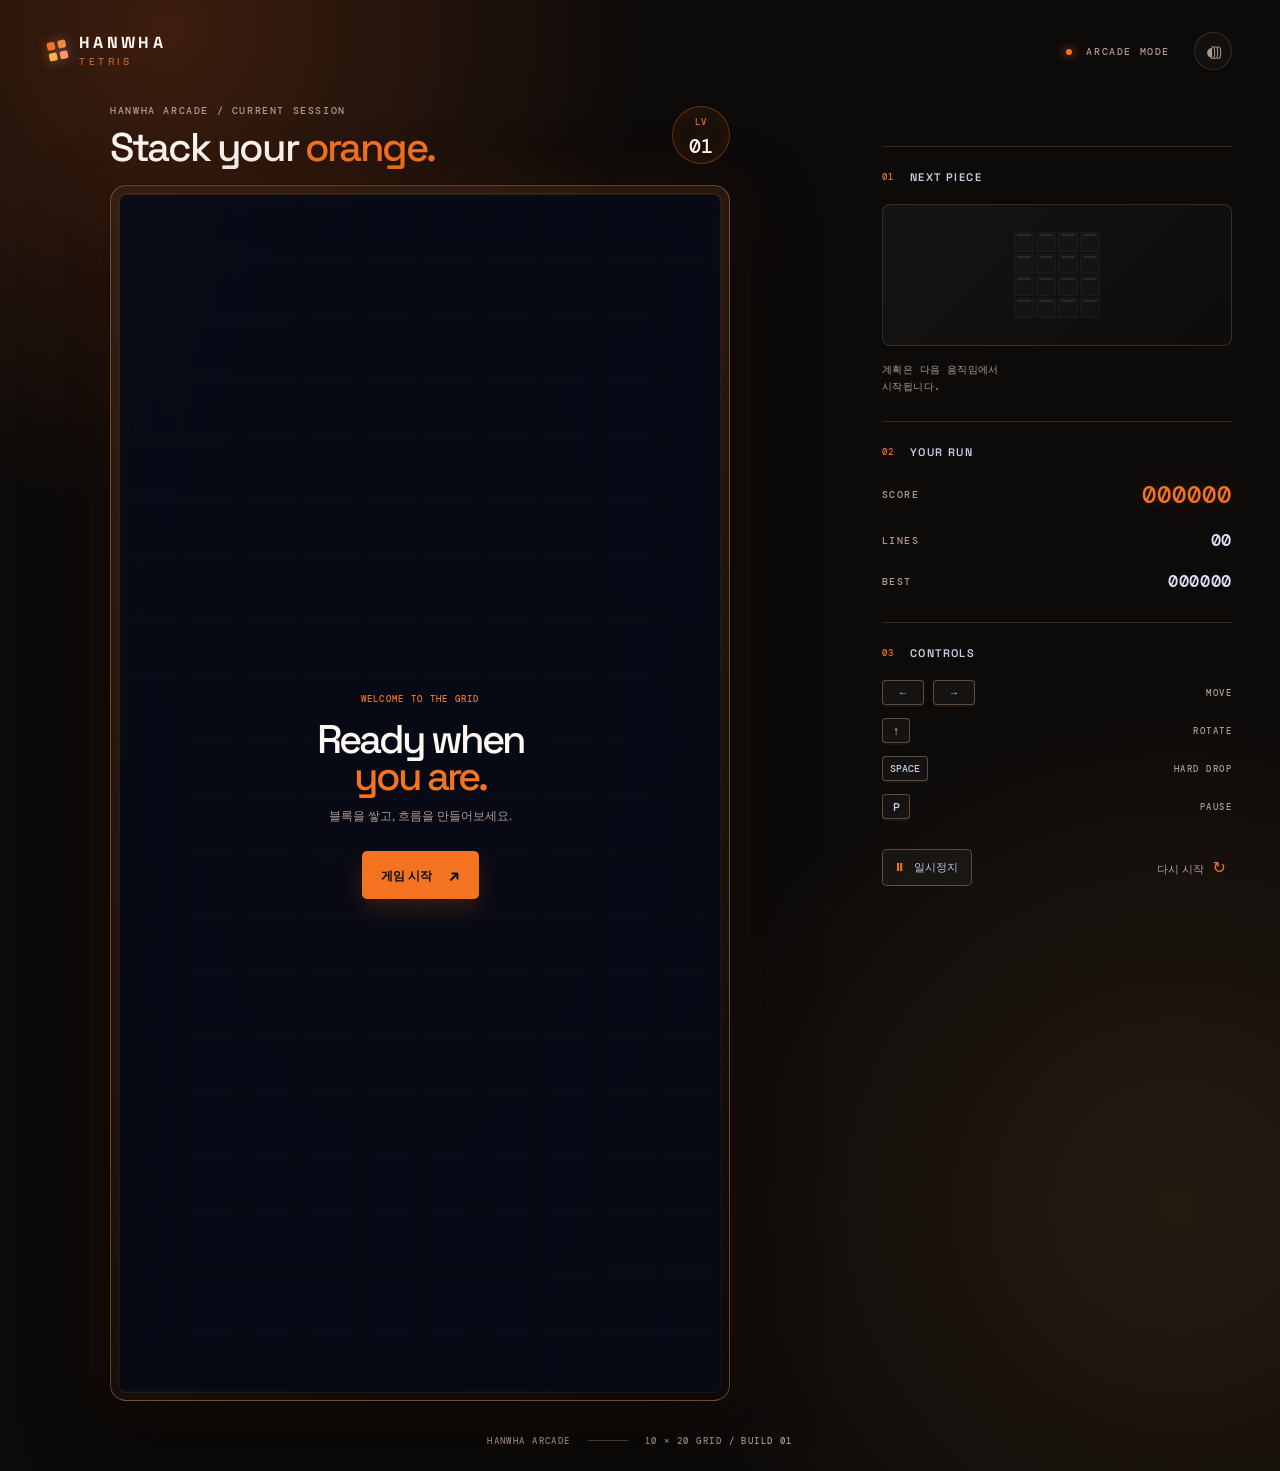
<file: index.html>
<!doctype html>
<html lang="ko">
  <head>
    <meta charset="UTF-8" />
    <meta name="viewport" content="width=device-width, initial-scale=1.0" />
    <meta name="theme-color" content="#080b16" />
    <title>Hanwha Tetris</title>
    <link rel="preconnect" href="https://fonts.googleapis.com" />
    <link rel="preconnect" href="https://fonts.gstatic.com" crossorigin />
    <link href="https://fonts.googleapis.com/css2?family=DM+Mono:wght@400;500&family=Space+Grotesk:wght@400;500;600;700&display=swap" rel="stylesheet" />
    <link rel="stylesheet" href="styles.css" />
  </head>
  <body>
    <main class="app-shell">
      <header class="topbar">
        <a class="brand" href="#" aria-label="Hanwha Tetris 홈">
          <span class="brand-mark" aria-hidden="true"><i></i><i></i><i></i><i></i></span>
          <span>
            <strong>HANWHA</strong>
            <em>TETRIS</em>
          </span>
        </a>
        <div class="topbar-actions">
          <span class="live-pill"><span class="live-dot"></span> ARCADE MODE</span>
          <button class="icon-button" id="soundToggle" type="button" aria-label="사운드 끄기" title="사운드 끄기">◖)))</button>
        </div>
      </header>

      <section class="game-layout" aria-label="테트리스 게임">
        <div class="play-column">
          <div class="play-header">
            <div>
              <p class="eyebrow">HANWHA ARCADE / CURRENT SESSION</p>
              <h1>Stack your <span>orange.</span></h1>
            </div>
            <div class="level-badge" aria-label="현재 레벨">
              <span>LV</span>
              <strong id="levelValue">01</strong>
            </div>
          </div>

          <div class="board-frame">
            <div class="board-glow"></div>
            <div class="board" id="board" role="grid" aria-label="테트리스 보드"></div>
            <div class="board-overlay" id="boardOverlay">
              <div class="overlay-card">
                <span class="overlay-kicker" id="overlayKicker">WELCOME TO THE GRID</span>
                <h2 id="overlayTitle">Ready when<br /><span>you are.</span></h2>
                <p id="overlayMessage">블록을 쌓고, 흐름을 만들어보세요.</p>
                <button class="primary-button" id="overlayAction" type="button">게임 시작 <span>↗</span></button>
              </div>
            </div>
          </div>

          <div class="mobile-controls" aria-label="터치 조작">
            <button class="control-button" data-action="left" type="button" aria-label="왼쪽 이동">←</button>
            <button class="control-button" data-action="down" type="button" aria-label="빠르게 내리기">↓</button>
            <button class="control-button control-button--rotate" data-action="rotate" type="button" aria-label="회전">↻</button>
            <button class="control-button" data-action="right" type="button" aria-label="오른쪽 이동">→</button>
            <button class="control-button control-button--wide" data-action="drop" type="button" aria-label="즉시 내리기">DROP ↓</button>
          </div>
        </div>

        <aside class="side-panel">
          <section class="panel-section next-section">
            <div class="section-heading">
              <span class="section-index">01</span>
              <h2>NEXT PIECE</h2>
            </div>
            <div class="next-piece" id="nextPiece" aria-label="다음 블록 미리보기"></div>
            <p class="hint-text">계획은 다음 움직임에서<br />시작됩니다.</p>
          </section>

          <section class="panel-section stats-section">
            <div class="section-heading">
              <span class="section-index">02</span>
              <h2>YOUR RUN</h2>
            </div>
            <div class="stat-list">
              <div class="stat-row stat-row--score">
                <span>SCORE</span>
                <strong id="scoreValue">000000</strong>
              </div>
              <div class="stat-row">
                <span>LINES</span>
                <strong id="linesValue">00</strong>
              </div>
              <div class="stat-row">
                <span>BEST</span>
                <strong id="bestValue">000000</strong>
              </div>
            </div>
          </section>

          <section class="panel-section controls-section">
            <div class="section-heading">
              <span class="section-index">03</span>
              <h2>CONTROLS</h2>
            </div>
            <div class="key-guide">
              <div class="key-row"><span class="key-cap key-cap--wide">←</span><span class="key-cap key-cap--wide">→</span><small>MOVE</small></div>
              <div class="key-row"><span class="key-cap">↑</span><small>ROTATE</small></div>
              <div class="key-row"><span class="key-cap key-cap--wide">SPACE</span><small>HARD DROP</small></div>
              <div class="key-row"><span class="key-cap">P</span><small>PAUSE</small></div>
            </div>
          </section>

          <div class="side-actions">
            <button class="secondary-button" id="pauseButton" type="button"><span class="button-icon">Ⅱ</span> 일시정지</button>
            <button class="text-button" id="restartButton" type="button">다시 시작 <span>↻</span></button>
          </div>
        </aside>
      </section>

      <footer class="footer-bar">
        <span>HANWHA ARCADE</span>
        <span class="footer-line"></span>
        <span>10 × 20 GRID / BUILD 01</span>
      </footer>
    </main>
    <script src="app.js"></script>
  </body>
</html>
</file>
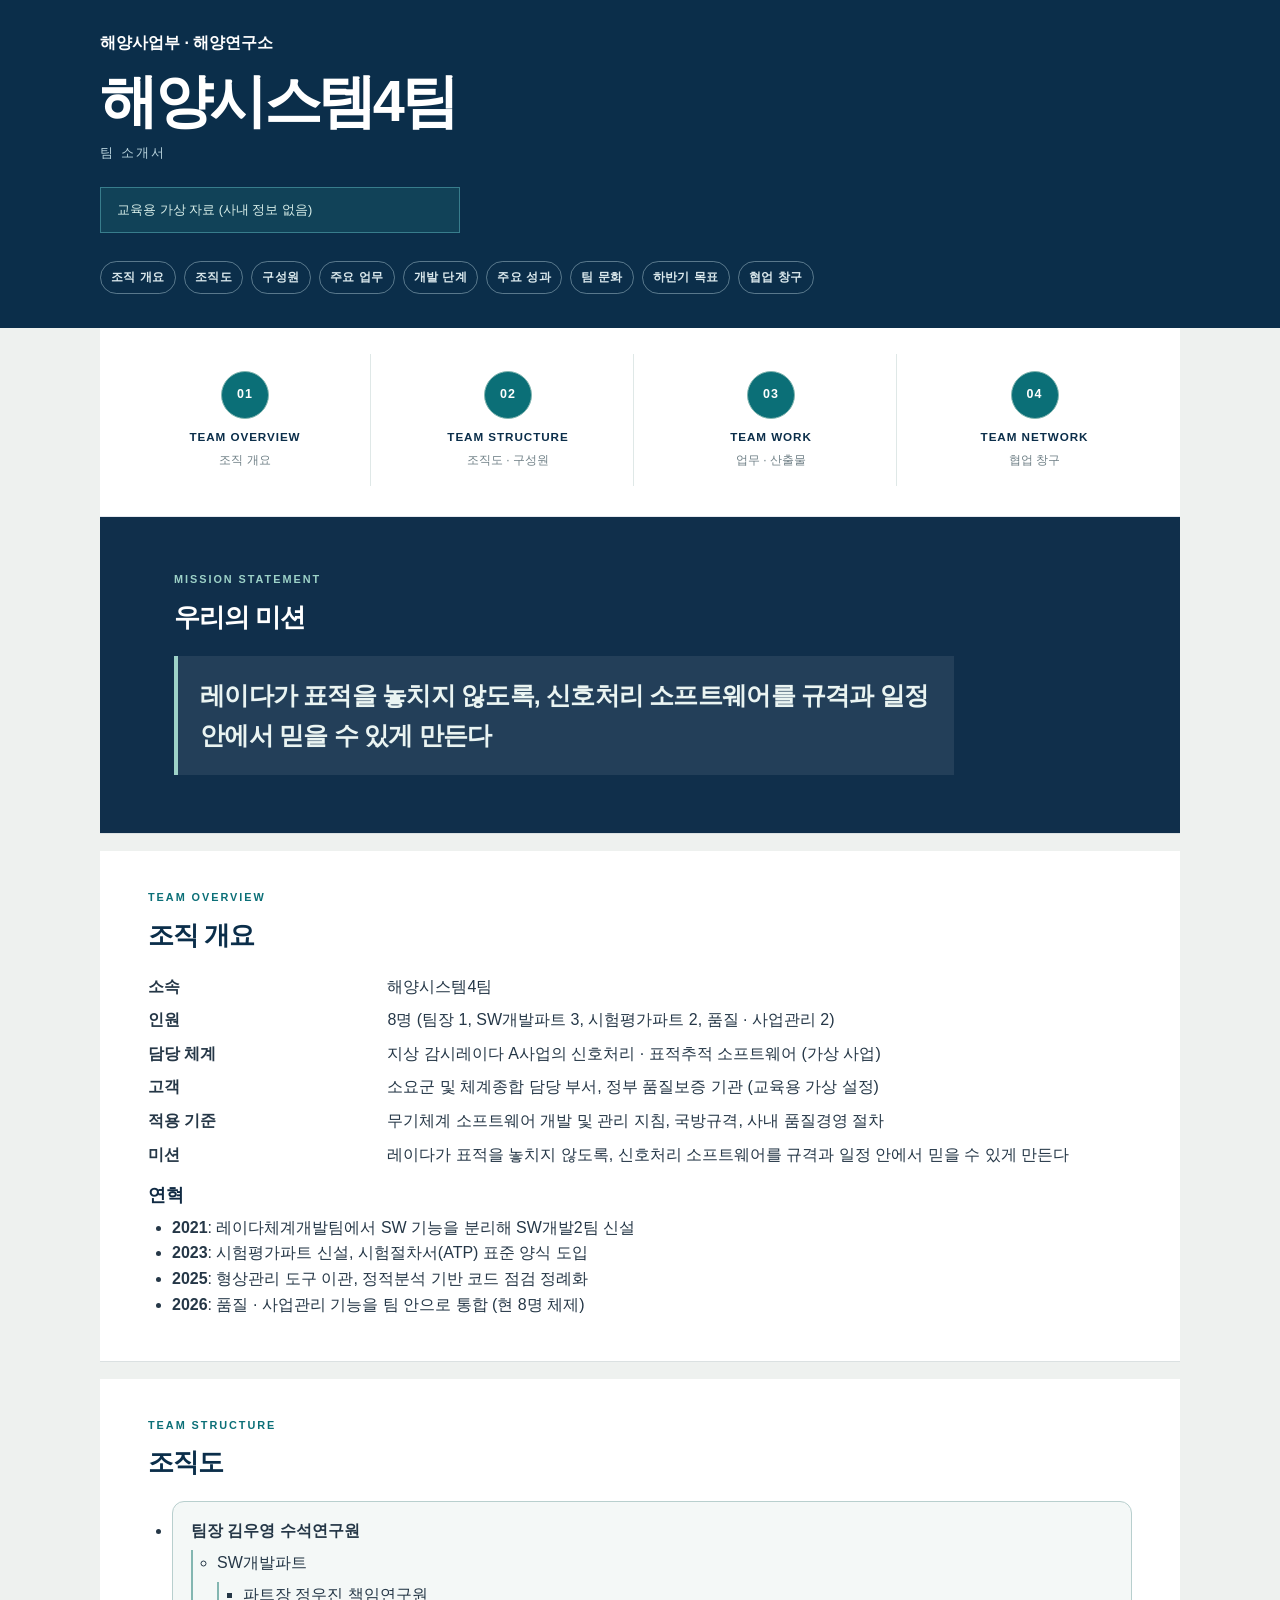
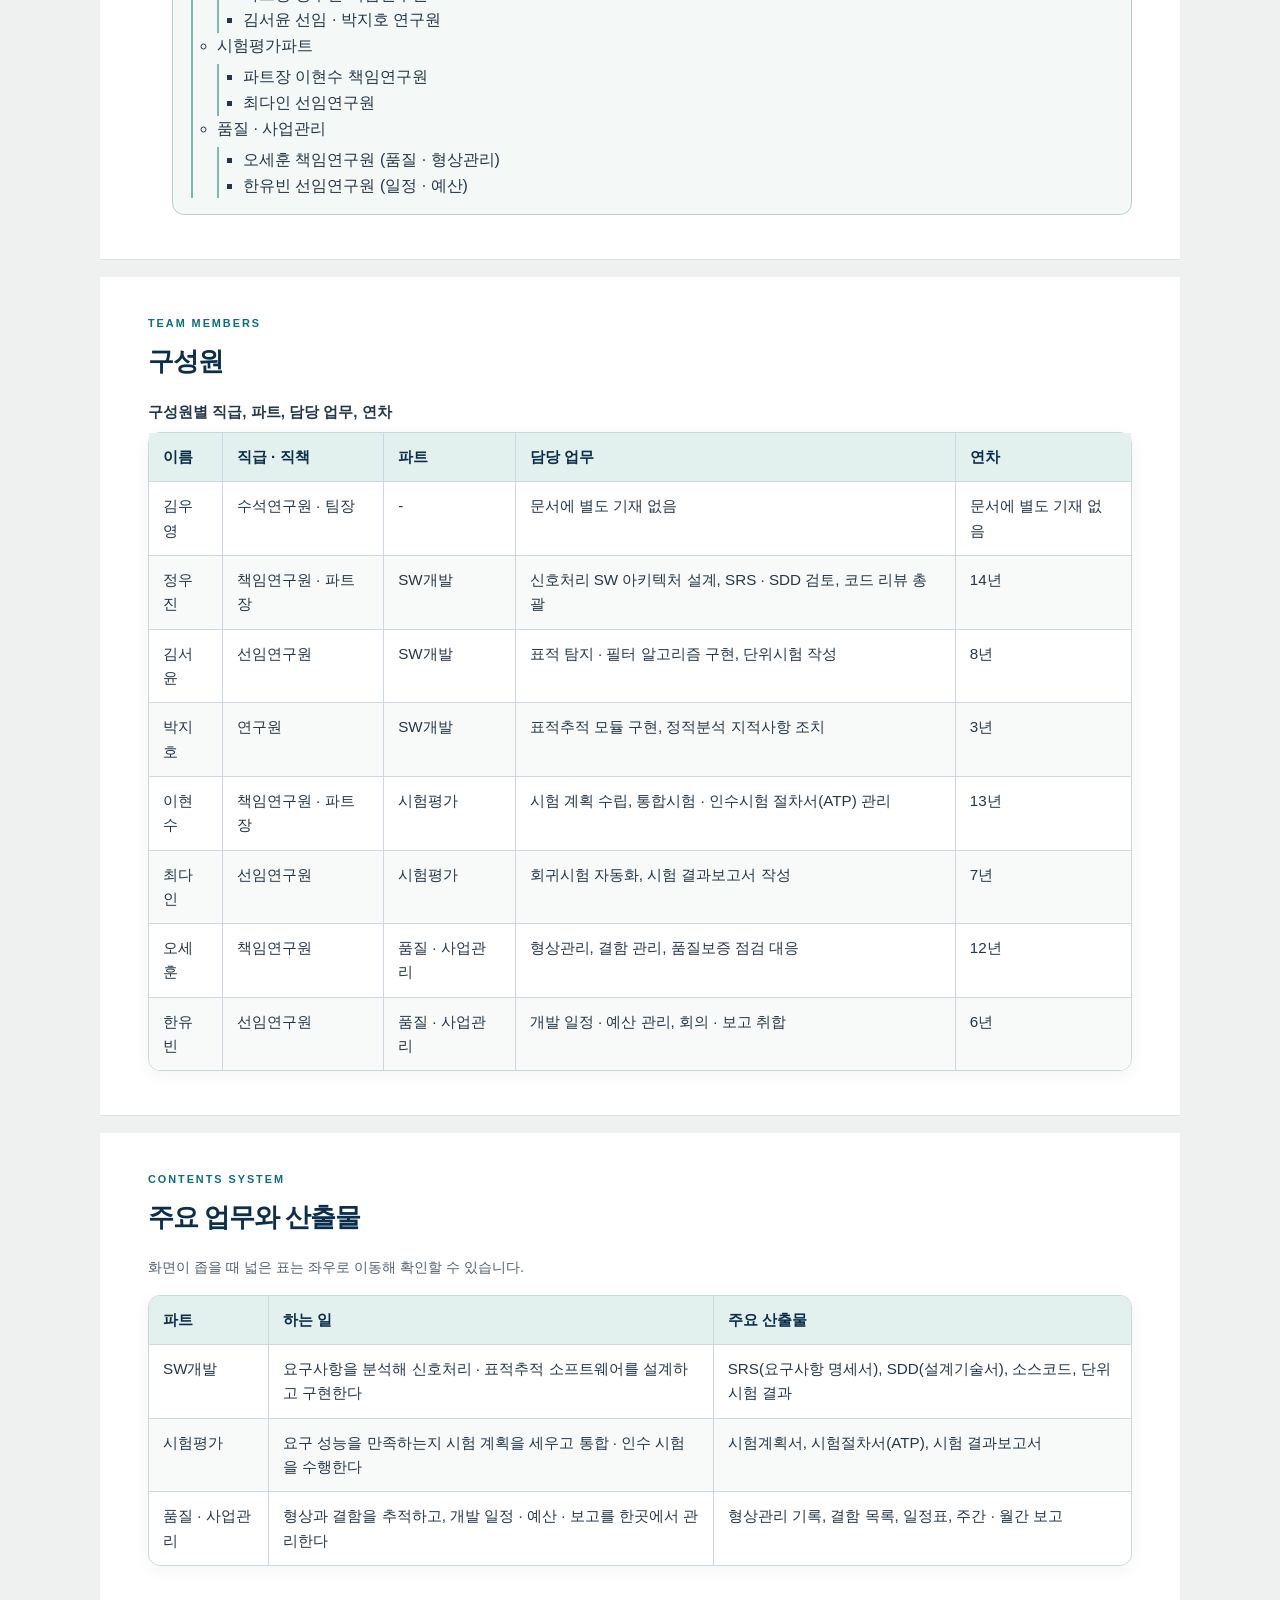
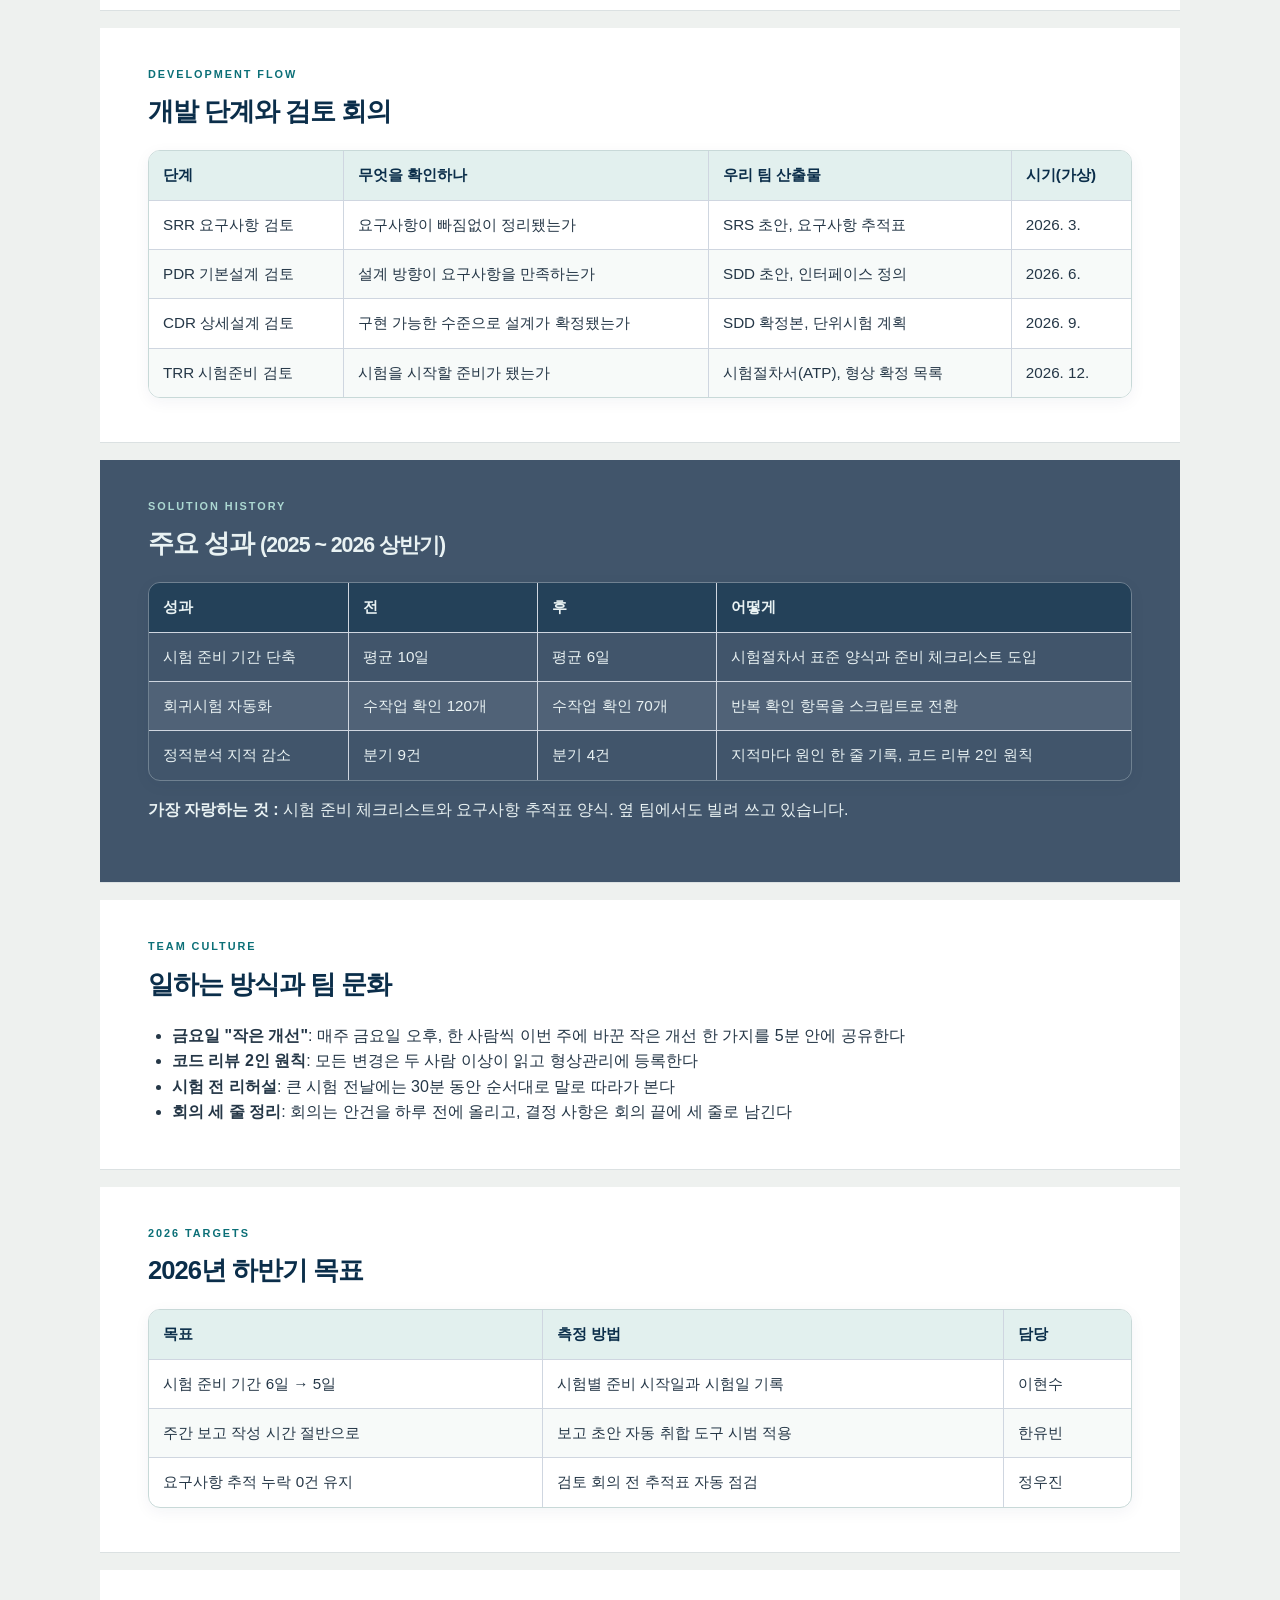
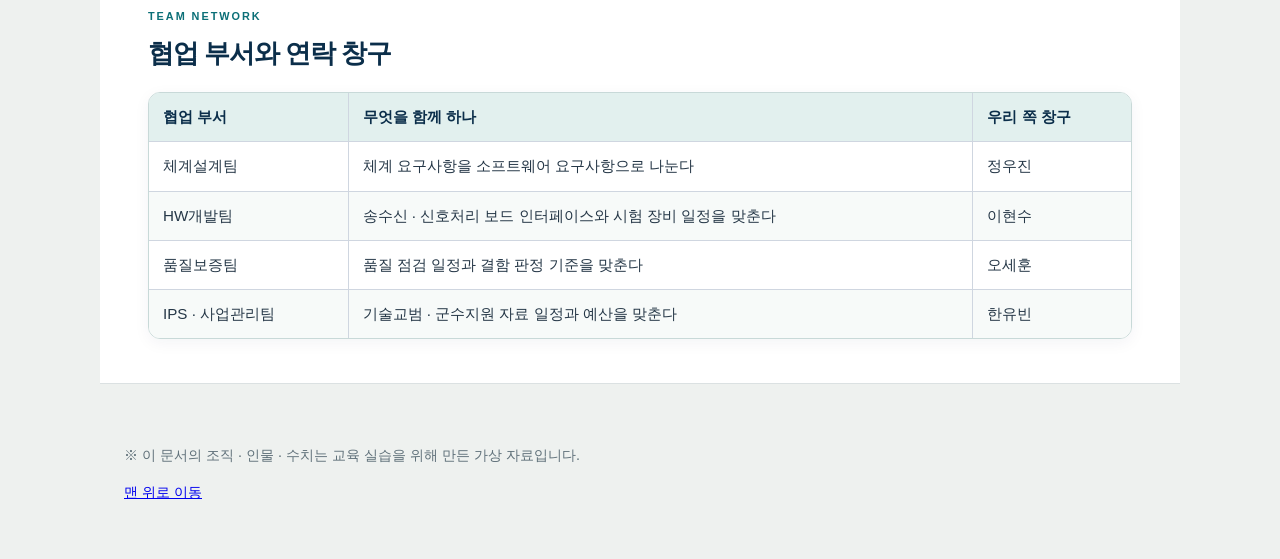
<file: index_v2.html>
<!doctype html>
<html lang="ko">
<head>
  <meta charset="utf-8">
  <meta name="viewport" content="width=device-width, initial-scale=1">
  <title>해양시스템4팀 소개</title>
  <style>
    :root {
      color-scheme: light;
      font-family: Arial, "Noto Sans KR", sans-serif;
      line-height: 1.6;
      color: #172033;
      background: #f5f7fa;
    }

    *,
    *::before,
    *::after {
      box-sizing: border-box;
    }

    html {
      scroll-behavior: smooth;
    }


    body {
      max-width: 1180px;
      margin: 0 auto;
      padding: 0 24px 48px;
      background: #fff;
    }

    header {
      position: sticky;
      top: 0;
      z-index: 10;
      padding: 24px 0 18px;
      border-bottom: 1px solid #d9dee8;
      background: rgba(255, 255, 255, 0.96);
      backdrop-filter: blur(10px);
    }

    nav ul {
      display: flex;
      flex-wrap: wrap;
      gap: 12px 20px;
      padding: 0;
      margin: 20px 0 0;
      list-style: none;
    }

    nav a {
      display: inline-block;
      padding: 6px 10px;
      border-radius: 999px;
      color: #174a78;
      font-size: 0.92rem;
      font-weight: 700;
      text-decoration: none;
    }

    nav a:hover,
    nav a:focus-visible {
      color: #fff;
      background: #174a78;
    }

    a:focus-visible,
    button:focus-visible {
      outline: 3px solid #e4a11b;
      outline-offset: 3px;
    }

    .skip-link {
      position: fixed;
      top: 12px;
      left: 12px;
      z-index: 20;
      padding: 8px 12px;
      color: #fff;
      background: #102a43;
      transform: translateY(-160%);
    }

    .skip-link:focus {
      transform: translateY(0);
    }

    main {
      padding-top: 24px;
    }

    section {
      scroll-margin-top: 132px;
      padding: 40px 0;
      border-bottom: 1px solid #e5e9ef;
    }

    main > section:first-child {
      padding: 48px 0 40px;
    }

    h1, h2, h3 {
      line-height: 1.25;
      color: #102a43;
    }

    h1 {
      margin: 8px 0;
      font-size: 2.4rem;
    }

    h2 {
      margin-top: 0;
      font-size: 1.65rem;
    }

    h3 {
      margin-bottom: 8px;
      font-size: 1.1rem;
    }

    .eyebrow {
      margin: 0;
      color: #52606d;
      font-weight: 700;
    }

    .mission {
      max-width: 760px;
      margin: 24px 0 0;
      padding: 18px 20px;
      border-left: 4px solid #2f80a8;
      background: #eef6fa;
      font-size: 1.15rem;
    }

    .table-hint {
      margin: 10px 0 0;
      color: #52606d;
      font-size: 0.9rem;
    }

    .notice {
      padding: 12px 16px;
      border: 1px solid #e4c56a;
      background: #fff8df;
    }

    .card {
      padding: 16px;
      border: 1px solid #d9dee8;
      background: #fbfcfe;
    }

    dl {
      display: grid;
      grid-template-columns: minmax(110px, 0.3fr) 1fr;
      gap: 8px 16px;
      margin: 0;
    }

    dt {
      font-weight: 700;
    }

    dd {
      margin: 0;
    }

    table {
      width: 100%;
      min-width: 680px;
      border-collapse: separate;
      border-spacing: 0;
      margin-top: 16px;
      overflow: hidden;
      border: 1px solid #cfd6e0;
      border-radius: 12px;
      font-size: 0.95rem;
    }

    caption {
      margin-bottom: 8px;
      text-align: left;
      font-weight: 700;
    }

    th,
    td {
      padding: 12px 14px;
      border-right: 1px solid #cfd6e0;
      border-bottom: 1px solid #cfd6e0;
      text-align: left;
      vertical-align: top;
    }

    th:last-child,
    td:last-child {
      border-right: 0;
    }

    tbody tr:last-child td {
      border-bottom: 0;
    }

    th {
      color: #102a43;
      background: #eaf1f6;
      font-weight: 700;
    }

    tbody tr:nth-child(even) {
      background: #fbfcfe;
    }

    tbody tr:hover {
      background: #f1f7fa;
    }

    .org-chart,
    .timeline,
    .culture-list {
      margin: 0;
      padding-left: 24px;
    }

    .org-chart ul {
      margin-top: 6px;
    }

    footer {
      padding-top: 28px;
      color: #52606d;
      font-size: 0.9rem;
    }

    .org-chart > li {
      padding: 16px 18px;
      border: 1px solid #cfd6e0;
      border-radius: 12px;
      background: #fbfcfe;
      font-weight: 700;
    }

    .org-chart ul {
      padding-left: 24px;
      border-left: 2px solid #b6cad7;
      font-weight: 400;
    }

    @media (max-width: 760px) {
      body {
        padding: 0 16px 32px;
      }

      header {
        position: relative;
        padding-top: 20px;
      }

      h1 {
        font-size: 2rem;
      }

      nav ul {
        gap: 8px;
        margin-top: 16px;
      }

      nav a {
        padding: 5px 8px;
        font-size: 0.84rem;
      }

      main {
        padding-top: 0;
      }

      section,
      main > section:first-child {
        scroll-margin-top: 20px;
        padding: 32px 0;
      }

      dl {
        display: block;
      }

      dt {
        margin-top: 16px;
      }

      dt:first-child {
        margin-top: 0;
      }

      table {
        display: block;
        min-width: 680px;
        overflow-x: auto;
        border-radius: 10px;
      }

      .member-table {
        min-width: 0;
        border: 0;
        overflow: visible;
      }

      .member-table thead {
        position: absolute;
        width: 1px;
        height: 1px;
        padding: 0;
        overflow: hidden;
        clip: rect(0, 0, 0, 0);
        white-space: nowrap;
        border: 0;
      }

      .member-table tbody,
      .member-table tr,
      .member-table td {
        display: block;
        width: 100%;
      }

      .member-table tr {
        margin-bottom: 14px;
        border: 1px solid #cfd6e0;
        border-radius: 12px;
        background: #fbfcfe;
      }

      .member-table td {
        display: grid;
        grid-template-columns: 7rem 1fr;
        gap: 12px;
        border: 0;
        border-bottom: 1px solid #e5e9ef;
      }

      .member-table td::before {
        content: attr(data-label);
        color: #52606d;
        font-weight: 700;
      }

      .member-table td:last-child {
        border-bottom: 0;
      }
    }

    @media (prefers-reduced-motion: reduce) {
      html {
        scroll-behavior: auto;
      }
    }

    /* v2 visual system: restrained navy, teal, and editorial section blocks */
    :root {
      font-family: Arial, "Noto Sans KR", sans-serif;
      color: #253747;
      background: #eef1ef;
    }

    body {
      max-width: none;
      padding: 0;
      background: #eef1ef;
      color: #253747;
    }

    body > header {
      position: relative;
      max-width: none;
      padding: 30px max(24px, calc((100% - 1080px) / 2)) 34px;
      border: 0;
      color: #fff;
      background: #0b2e4a;
    }

    header .eyebrow,
    header h1,
    header p {
      color: #fff;
    }

    header h1 {
      margin: 10px 0 4px;
      font-size: clamp(2rem, 5vw, 3.6rem);
      letter-spacing: -0.06em;
    }

    header > p:not(.eyebrow):not(.notice) {
      margin: 0;
      color: #b8d2dc;
      font-size: 0.82rem;
      letter-spacing: 0.16em;
      text-transform: uppercase;
    }

    header .notice {
      max-width: 360px;
      margin: 24px 0 0;
      color: #d8eee9;
      border-color: #387d8c;
      background: rgba(25, 86, 102, 0.5);
      font-size: 0.8rem;
    }

    header nav ul {
      margin-top: 28px;
      gap: 8px;
    }

    header nav a {
      border: 1px solid rgba(184, 210, 220, 0.45);
      color: #dbe9ed;
      font-size: 0.76rem;
      letter-spacing: 0.04em;
    }

    header nav a:hover,
    header nav a:focus-visible {
      color: #0b2e4a;
      background: #bfe2da;
    }

    .service-grid {
      display: grid;
      grid-template-columns: repeat(4, minmax(0, 1fr));
      gap: 12px;
      max-width: 1080px;
      margin: 0 auto;
      padding: 26px 20px 30px;
      background: #fff;
    }

    .service-item {
      display: flex;
      min-height: 132px;
      flex-direction: column;
      align-items: center;
      justify-content: center;
      gap: 5px;
      padding: 12px;
      border-right: 1px solid #dfe8e7;
      color: #253747;
      text-align: center;
      text-decoration: none;
    }

    .service-item:last-child {
      border-right: 0;
    }

    .service-item:hover,
    .service-item:focus-visible {
      color: #0b6f77;
      background: #f1f8f6;
    }

    .service-icon {
      display: grid;
      width: 48px;
      height: 48px;
      place-items: center;
      margin-bottom: 4px;
      border: 1px solid #83b6b1;
      border-radius: 50%;
      color: #fff;
      background: #0b6f77;
      font-size: 0.78rem;
      font-weight: 700;
      letter-spacing: 0.08em;
    }

    .service-item strong {
      color: #0b2e4a;
      font-size: 0.73rem;
      letter-spacing: 0.08em;
    }

    .service-item small {
      color: #708087;
      font-size: 0.75rem;
    }

    body > main {
      max-width: 1080px;
      margin: 0 auto;
      padding: 0;
    }

    main > section {
      position: relative;
      margin: 0 0 18px;
      padding: 38px clamp(20px, 4vw, 48px) 44px;
      border: 0;
      background: #fff;
      box-shadow: 0 1px 0 rgba(11, 46, 74, 0.08);
    }

    main > section::before {
      display: block;
      margin-bottom: 13px;
      color: #0b6f77;
      content: "TEAM PROFILE";
      font-size: 0.68rem;
      font-weight: 700;
      letter-spacing: 0.18em;
    }

    main > section:first-child {
      padding: 54px clamp(20px, 6vw, 74px) 58px;
      color: #fff;
      background: #102f4b;
    }

    main > section:first-child::before {
      color: #9dd2c8;
      content: "MISSION STATEMENT";
    }

    main > section:first-child h2 {
      color: #fff;
    }

    main > section:first-child .mission {
      max-width: 780px;
      margin: 22px 0 0;
      padding: 20px 22px;
      border-left-color: #9dd2c8;
      color: #eaf4f2;
      background: rgba(255, 255, 255, 0.08);
      font-size: clamp(1.15rem, 2.3vw, 1.55rem);
      font-weight: 700;
      letter-spacing: -0.03em;
    }

    main > section h2 {
      margin: 0 0 22px;
      color: #0b2e4a;
      font-size: clamp(1.25rem, 2vw, 1.7rem);
      letter-spacing: -0.04em;
    }

    #overview::before { content: "TEAM OVERVIEW"; }
    #organization::before { content: "TEAM STRUCTURE"; }
    #members::before { content: "TEAM MEMBERS"; }
    #work::before { content: "CONTENTS SYSTEM"; }
    #reviews::before { content: "DEVELOPMENT FLOW"; }
    #achievements::before { content: "SOLUTION HISTORY"; }
    #culture::before { content: "TEAM CULTURE"; }
    #goals::before { content: "2026 TARGETS"; }
    #collaboration::before { content: "TEAM NETWORK"; }

    #achievements {
      color: #e9f2f3;
      background: #41556b;
    }

    #achievements h2,
    #achievements caption,
    #achievements p,
    #achievements th,
    #achievements td {
      color: inherit;
    }

    #achievements::before {
      color: #acd8d2;
    }

    #achievements table {
      border-color: rgba(233, 242, 243, 0.28);
    }

    #achievements th {
      background: rgba(11, 46, 74, 0.52);
    }

    #achievements tbody tr:nth-child(even),
    #achievements tbody tr:hover {
      background: rgba(255, 255, 255, 0.08);
    }

    .org-chart > li {
      border-color: #b8cfce;
      background: #f4f8f7;
    }

    .org-chart ul {
      border-left-color: #83b6b1;
    }

    table {
      border-color: #c8d9d8;
      box-shadow: 0 4px 16px rgba(11, 46, 74, 0.05);
    }

    th {
      color: #0b2e4a;
      background: #e2f0ee;
    }

    tbody tr:nth-child(even) {
      background: #f7faf9;
    }

    tbody tr:hover {
      background: #eaf5f2;
    }

    body > footer {
      max-width: 1080px;
      margin: 0 auto;
      padding: 28px 24px 40px;
      color: #60717a;
    }

    @media (max-width: 760px) {
      body > header {
        padding: 24px 18px 28px;
      }

      .service-grid {
        grid-template-columns: repeat(2, minmax(0, 1fr));
        padding: 14px 10px 20px;
      }

      .service-item:nth-child(2) {
        border-right: 0;
      }

      .service-item:nth-child(-n + 2) {
        border-bottom: 1px solid #dfe8e7;
      }

      main > section,
      main > section:first-child {
        margin-bottom: 12px;
        padding: 30px 18px 34px;
      }
    }

  </style>
</head>
<body>
  <a class="skip-link" href="#main-content">본문으로 건너뛰기</a>
  <header id="top">
    <p class="eyebrow">해양사업부 · 해양연구소</p>
    <h1>해양시스템4팀</h1>
    <p>팀 소개서</p>
    <p class="notice">교육용 가상 자료 (사내 정보 없음)</p>

    <nav aria-label="페이지 섹션">
      <ul>
        <li><a href="#overview">조직 개요</a></li>
        <li><a href="#organization">조직도</a></li>
        <li><a href="#members">구성원</a></li>
        <li><a href="#work">주요 업무</a></li>
        <li><a href="#reviews">개발 단계</a></li>
        <li><a href="#achievements">주요 성과</a></li>
        <li><a href="#culture">팀 문화</a></li>
        <li><a href="#goals">하반기 목표</a></li>
        <li><a href="#collaboration">협업 창구</a></li>
      </ul>
    </nav>
  </header>

  <section class="service-grid" aria-label="주요 서비스">
    <a class="service-item" href="#overview"><span class="service-icon">01</span><strong>TEAM OVERVIEW</strong><small>조직 개요</small></a>
    <a class="service-item" href="#organization"><span class="service-icon">02</span><strong>TEAM STRUCTURE</strong><small>조직도 · 구성원</small></a>
    <a class="service-item" href="#work"><span class="service-icon">03</span><strong>TEAM WORK</strong><small>업무 · 산출물</small></a>
    <a class="service-item" href="#collaboration"><span class="service-icon">04</span><strong>TEAM NETWORK</strong><small>협업 창구</small></a>
  </section>

  <main id="main-content">
    <section aria-labelledby="mission-title">
      <h2 id="mission-title">우리의 미션</h2>
      <p class="mission">레이다가 표적을 놓치지 않도록, 신호처리 소프트웨어를 규격과 일정 안에서 믿을 수 있게 만든다</p>
    </section>

    <section id="overview" aria-labelledby="overview-title">
      <h2 id="overview-title">조직 개요</h2>
      <dl>
        <dt>소속</dt>
        <dd>해양시스템4팀</dd>
        <dt>인원</dt>
        <dd>8명 (팀장 1, SW개발파트 3, 시험평가파트 2, 품질 · 사업관리 2)</dd>
        <dt>담당 체계</dt>
        <dd>지상 감시레이다 A사업의 신호처리 · 표적추적 소프트웨어 (가상 사업)</dd>
        <dt>고객</dt>
        <dd>소요군 및 체계종합 담당 부서, 정부 품질보증 기관 (교육용 가상 설정)</dd>
        <dt>적용 기준</dt>
        <dd>무기체계 소프트웨어 개발 및 관리 지침, 국방규격, 사내 품질경영 절차</dd>
        <dt>미션</dt>
        <dd>레이다가 표적을 놓치지 않도록, 신호처리 소프트웨어를 규격과 일정 안에서 믿을 수 있게 만든다</dd>
      </dl>

      <h3>연혁</h3>
      <ul class="timeline">
        <li><strong>2021</strong>: 레이다체계개발팀에서 SW 기능을 분리해 SW개발2팀 신설</li>
        <li><strong>2023</strong>: 시험평가파트 신설, 시험절차서(ATP) 표준 양식 도입</li>
        <li><strong>2025</strong>: 형상관리 도구 이관, 정적분석 기반 코드 점검 정례화</li>
        <li><strong>2026</strong>: 품질 · 사업관리 기능을 팀 안으로 통합 (현 8명 체제)</li>
      </ul>
    </section>

    <section id="organization" aria-labelledby="organization-title">
      <h2 id="organization-title">조직도</h2>
      <ul class="org-chart">
        <li>팀장 김우영 수석연구원
          <ul>
            <li>SW개발파트
              <ul>
                <li>파트장 정우진 책임연구원</li>
                <li>김서윤 선임 · 박지호 연구원</li>
              </ul>
            </li>
            <li>시험평가파트
              <ul>
                <li>파트장 이현수 책임연구원</li>
                <li>최다인 선임연구원</li>
              </ul>
            </li>
            <li>품질 · 사업관리
              <ul>
                <li>오세훈 책임연구원 (품질 · 형상관리)</li>
                <li>한유빈 선임연구원 (일정 · 예산)</li>
              </ul>
            </li>
          </ul>
        </li>
      </ul>
    </section>

    <section id="members" aria-labelledby="members-title">
      <h2 id="members-title">구성원</h2>
      <table class="member-table">
        <caption>구성원별 직급, 파트, 담당 업무, 연차</caption>
        <thead>
          <tr>
            <th scope="col">이름</th>
            <th scope="col">직급 · 직책</th>
            <th scope="col">파트</th>
            <th scope="col">담당 업무</th>
            <th scope="col">연차</th>
          </tr>
        </thead>
        <tbody>
          <tr><td data-label="이름">김우영</td><td data-label="직급 · 직책">수석연구원 · 팀장</td><td data-label="파트">-</td><td data-label="담당 업무">문서에 별도 기재 없음</td><td data-label="연차">문서에 별도 기재 없음</td></tr>
          <tr><td data-label="이름">정우진</td><td data-label="직급 · 직책">책임연구원 · 파트장</td><td data-label="파트">SW개발</td><td data-label="담당 업무">신호처리 SW 아키텍처 설계, SRS · SDD 검토, 코드 리뷰 총괄</td><td data-label="연차">14년</td></tr>
          <tr><td data-label="이름">김서윤</td><td data-label="직급 · 직책">선임연구원</td><td data-label="파트">SW개발</td><td data-label="담당 업무">표적 탐지 · 필터 알고리즘 구현, 단위시험 작성</td><td data-label="연차">8년</td></tr>
          <tr><td data-label="이름">박지호</td><td data-label="직급 · 직책">연구원</td><td data-label="파트">SW개발</td><td data-label="담당 업무">표적추적 모듈 구현, 정적분석 지적사항 조치</td><td data-label="연차">3년</td></tr>
          <tr><td data-label="이름">이현수</td><td data-label="직급 · 직책">책임연구원 · 파트장</td><td data-label="파트">시험평가</td><td data-label="담당 업무">시험 계획 수립, 통합시험 · 인수시험 절차서(ATP) 관리</td><td data-label="연차">13년</td></tr>
          <tr><td data-label="이름">최다인</td><td data-label="직급 · 직책">선임연구원</td><td data-label="파트">시험평가</td><td data-label="담당 업무">회귀시험 자동화, 시험 결과보고서 작성</td><td data-label="연차">7년</td></tr>
          <tr><td data-label="이름">오세훈</td><td data-label="직급 · 직책">책임연구원</td><td data-label="파트">품질 · 사업관리</td><td data-label="담당 업무">형상관리, 결함 관리, 품질보증 점검 대응</td><td data-label="연차">12년</td></tr>
          <tr><td data-label="이름">한유빈</td><td data-label="직급 · 직책">선임연구원</td><td data-label="파트">품질 · 사업관리</td><td data-label="담당 업무">개발 일정 · 예산 관리, 회의 · 보고 취합</td><td data-label="연차">6년</td></tr>
        </tbody>
      </table>
    </section>

    <section id="work" aria-labelledby="work-title">
      <h2 id="work-title">주요 업무와 산출물</h2>
      <p class="table-hint">화면이 좁을 때 넓은 표는 좌우로 이동해 확인할 수 있습니다.</p>
      <table>
        <thead>
          <tr><th scope="col">파트</th><th scope="col">하는 일</th><th scope="col">주요 산출물</th></tr>
        </thead>
        <tbody>
          <tr><td>SW개발</td><td>요구사항을 분석해 신호처리 · 표적추적 소프트웨어를 설계하고 구현한다</td><td>SRS(요구사항 명세서), SDD(설계기술서), 소스코드, 단위시험 결과</td></tr>
          <tr><td>시험평가</td><td>요구 성능을 만족하는지 시험 계획을 세우고 통합 · 인수 시험을 수행한다</td><td>시험계획서, 시험절차서(ATP), 시험 결과보고서</td></tr>
          <tr><td>품질 · 사업관리</td><td>형상과 결함을 추적하고, 개발 일정 · 예산 · 보고를 한곳에서 관리한다</td><td>형상관리 기록, 결함 목록, 일정표, 주간 · 월간 보고</td></tr>
        </tbody>
      </table>
    </section>

    <section id="reviews" aria-labelledby="reviews-title">
      <h2 id="reviews-title">개발 단계와 검토 회의</h2>
      <table>
        <thead>
          <tr><th scope="col">단계</th><th scope="col">무엇을 확인하나</th><th scope="col">우리 팀 산출물</th><th scope="col">시기(가상)</th></tr>
        </thead>
        <tbody>
          <tr><td>SRR 요구사항 검토</td><td>요구사항이 빠짐없이 정리됐는가</td><td>SRS 초안, 요구사항 추적표</td><td>2026. 3.</td></tr>
          <tr><td>PDR 기본설계 검토</td><td>설계 방향이 요구사항을 만족하는가</td><td>SDD 초안, 인터페이스 정의</td><td>2026. 6.</td></tr>
          <tr><td>CDR 상세설계 검토</td><td>구현 가능한 수준으로 설계가 확정됐는가</td><td>SDD 확정본, 단위시험 계획</td><td>2026. 9.</td></tr>
          <tr><td>TRR 시험준비 검토</td><td>시험을 시작할 준비가 됐는가</td><td>시험절차서(ATP), 형상 확정 목록</td><td>2026. 12.</td></tr>
        </tbody>
      </table>
    </section>

    <section id="achievements" aria-labelledby="achievements-title">
      <h2 id="achievements-title">주요 성과 <small>(2025 ~ 2026 상반기)</small></h2>
      <table>
        <thead>
          <tr><th scope="col">성과</th><th scope="col">전</th><th scope="col">후</th><th scope="col">어떻게</th></tr>
        </thead>
        <tbody>
          <tr><td>시험 준비 기간 단축</td><td>평균 10일</td><td>평균 6일</td><td>시험절차서 표준 양식과 준비 체크리스트 도입</td></tr>
          <tr><td>회귀시험 자동화</td><td>수작업 확인 120개</td><td>수작업 확인 70개</td><td>반복 확인 항목을 스크립트로 전환</td></tr>
          <tr><td>정적분석 지적 감소</td><td>분기 9건</td><td>분기 4건</td><td>지적마다 원인 한 줄 기록, 코드 리뷰 2인 원칙</td></tr>
        </tbody>
      </table>
      <p><strong>가장 자랑하는 것 :</strong> 시험 준비 체크리스트와 요구사항 추적표 양식. 옆 팀에서도 빌려 쓰고 있습니다.</p>
    </section>

    <section id="culture" aria-labelledby="culture-title">
      <h2 id="culture-title">일하는 방식과 팀 문화</h2>
      <ul class="culture-list">
        <li><strong>금요일 "작은 개선"</strong>: 매주 금요일 오후, 한 사람씩 이번 주에 바꾼 작은 개선 한 가지를 5분 안에 공유한다</li>
        <li><strong>코드 리뷰 2인 원칙</strong>: 모든 변경은 두 사람 이상이 읽고 형상관리에 등록한다</li>
        <li><strong>시험 전 리허설</strong>: 큰 시험 전날에는 30분 동안 순서대로 말로 따라가 본다</li>
        <li><strong>회의 세 줄 정리</strong>: 회의는 안건을 하루 전에 올리고, 결정 사항은 회의 끝에 세 줄로 남긴다</li>
      </ul>
    </section>

    <section id="goals" aria-labelledby="goals-title">
      <h2 id="goals-title">2026년 하반기 목표</h2>
      <table>
        <thead>
          <tr><th scope="col">목표</th><th scope="col">측정 방법</th><th scope="col">담당</th></tr>
        </thead>
        <tbody>
          <tr><td>시험 준비 기간 6일 → 5일</td><td>시험별 준비 시작일과 시험일 기록</td><td>이현수</td></tr>
          <tr><td>주간 보고 작성 시간 절반으로</td><td>보고 초안 자동 취합 도구 시범 적용</td><td>한유빈</td></tr>
          <tr><td>요구사항 추적 누락 0건 유지</td><td>검토 회의 전 추적표 자동 점검</td><td>정우진</td></tr>
        </tbody>
      </table>
    </section>

    <section id="collaboration" aria-labelledby="collaboration-title">
      <h2 id="collaboration-title">협업 부서와 연락 창구</h2>
      <table>
        <thead>
          <tr><th scope="col">협업 부서</th><th scope="col">무엇을 함께 하나</th><th scope="col">우리 쪽 창구</th></tr>
        </thead>
        <tbody>
          <tr><td>체계설계팀</td><td>체계 요구사항을 소프트웨어 요구사항으로 나눈다</td><td>정우진</td></tr>
          <tr><td>HW개발팀</td><td>송수신 · 신호처리 보드 인터페이스와 시험 장비 일정을 맞춘다</td><td>이현수</td></tr>
          <tr><td>품질보증팀</td><td>품질 점검 일정과 결함 판정 기준을 맞춘다</td><td>오세훈</td></tr>
          <tr><td>IPS · 사업관리팀</td><td>기술교범 · 군수지원 자료 일정과 예산을 맞춘다</td><td>한유빈</td></tr>
        </tbody>
      </table>
    </section>
  </main>

  <footer>
    <p>※ 이 문서의 조직 · 인물 · 수치는 교육 실습을 위해 만든 가상 자료입니다.</p>
    <p><a href="#top">맨 위로 이동</a></p>
  </footer>
</body>
</html>
</file>
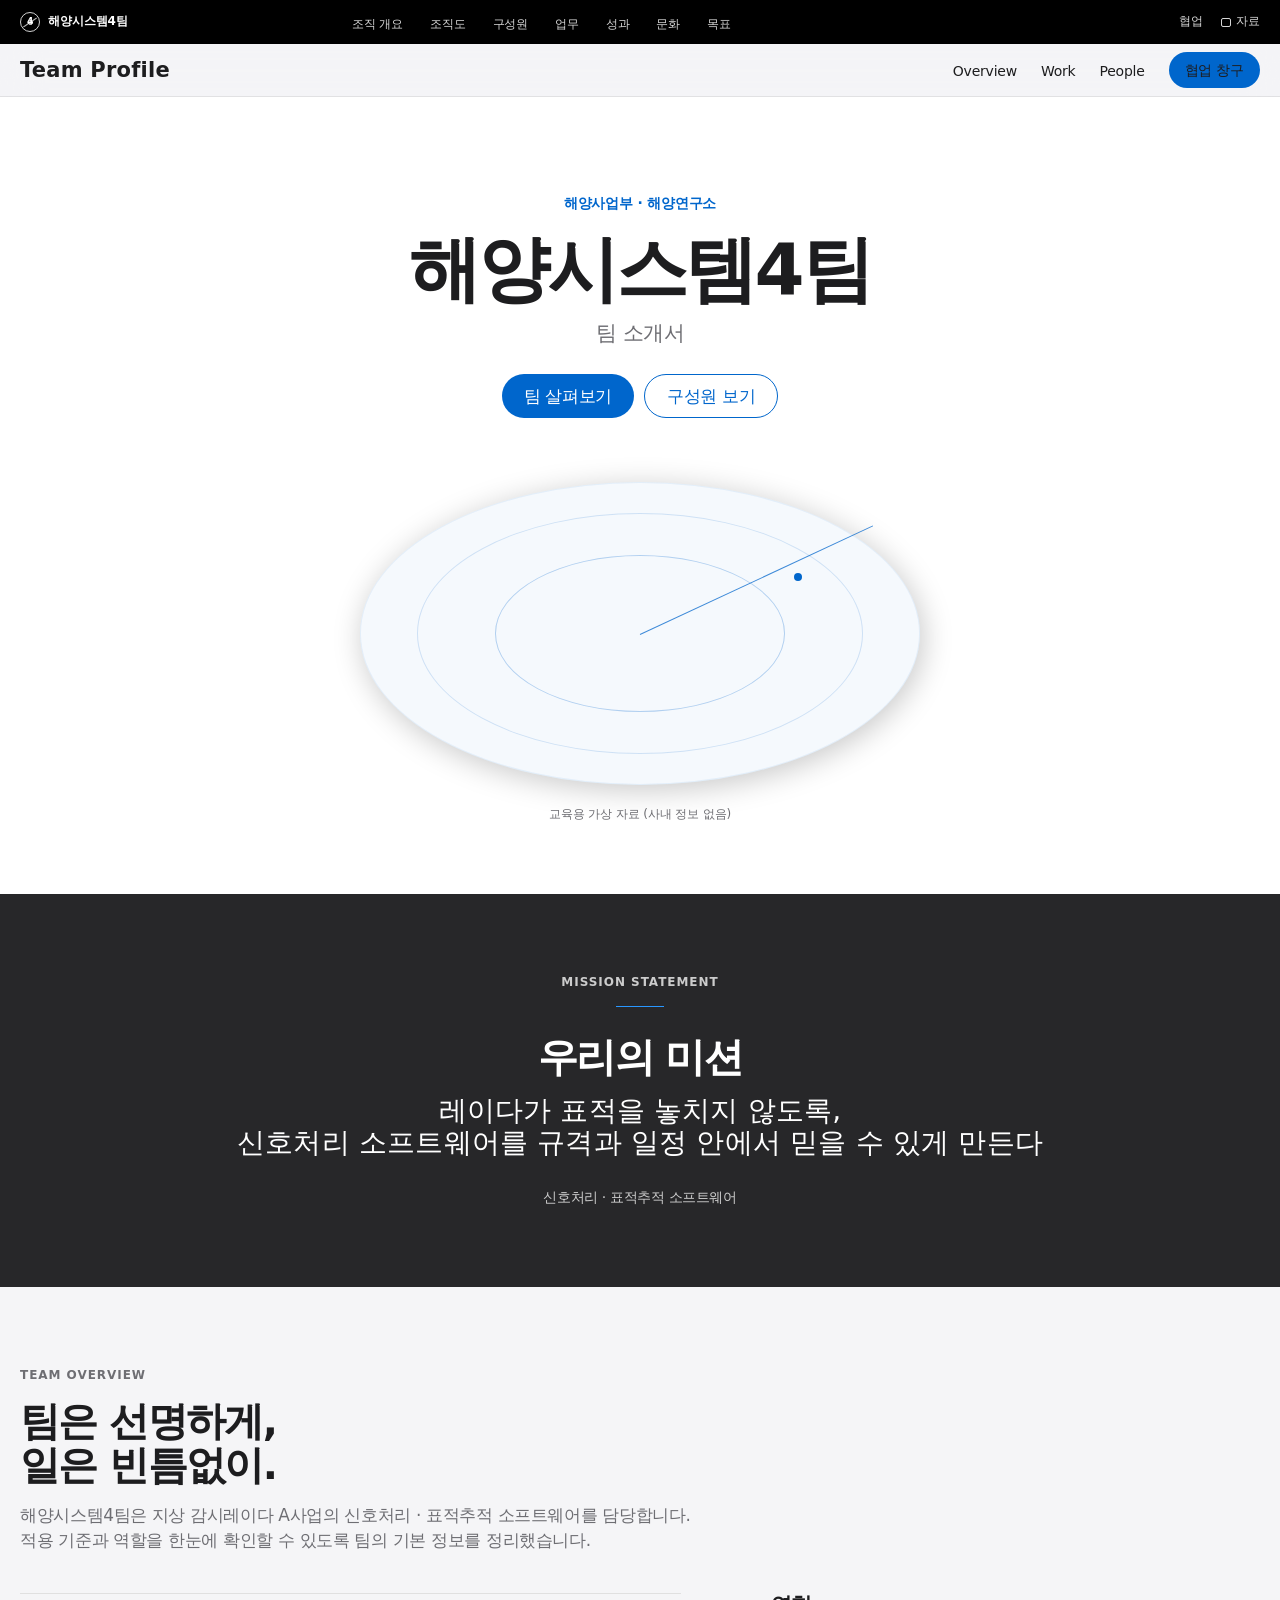
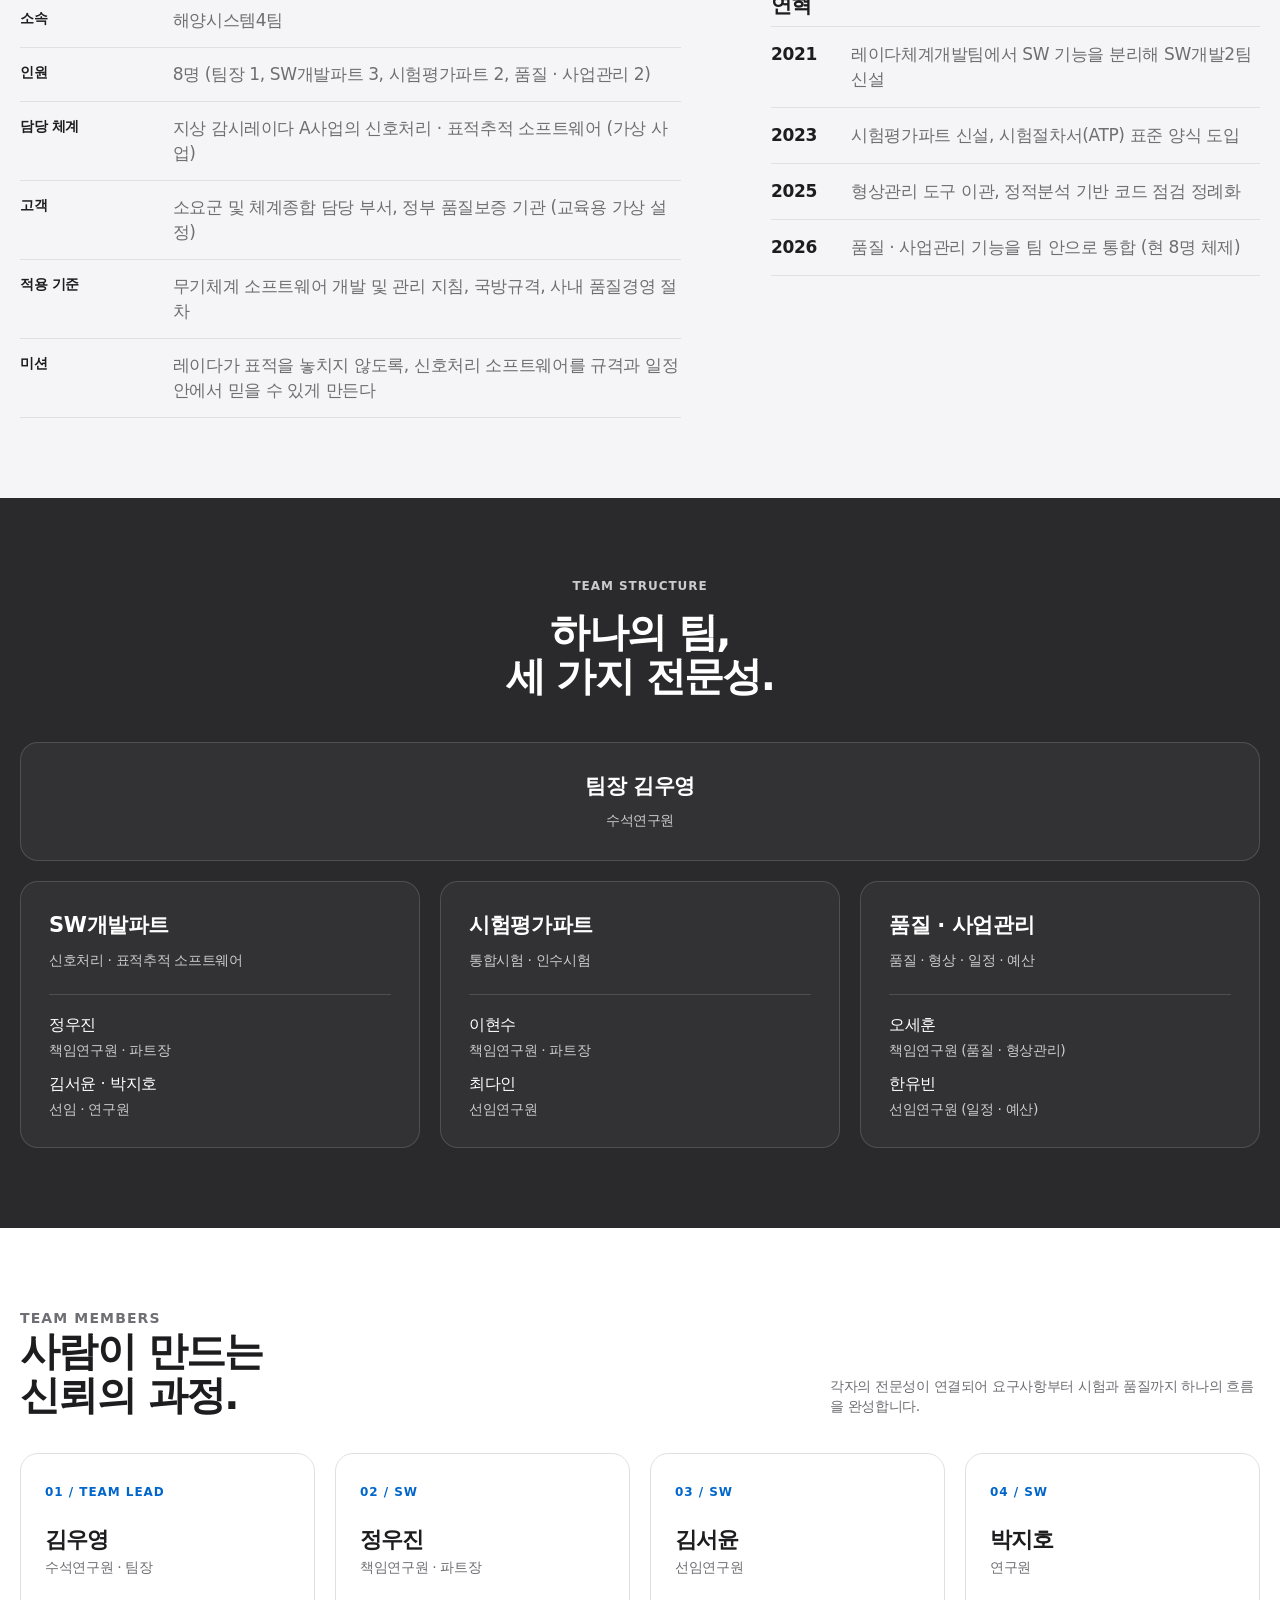
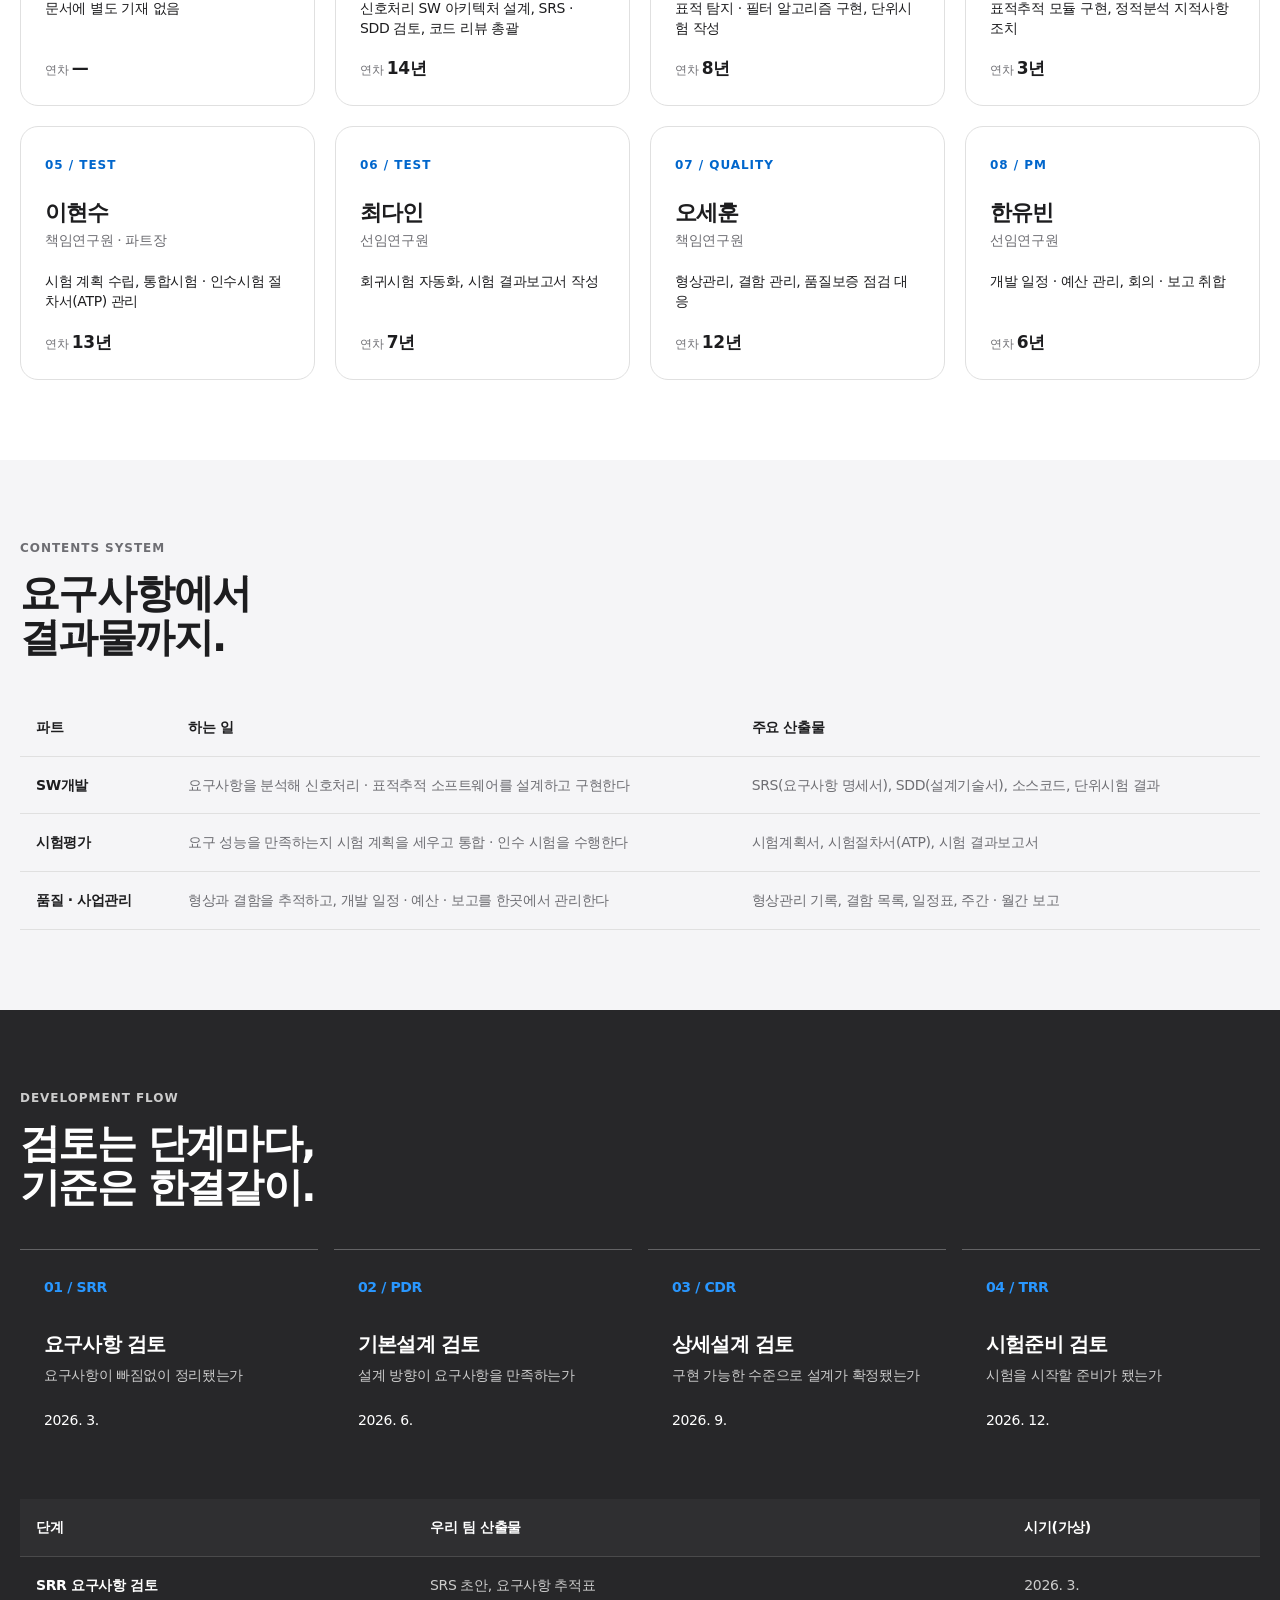
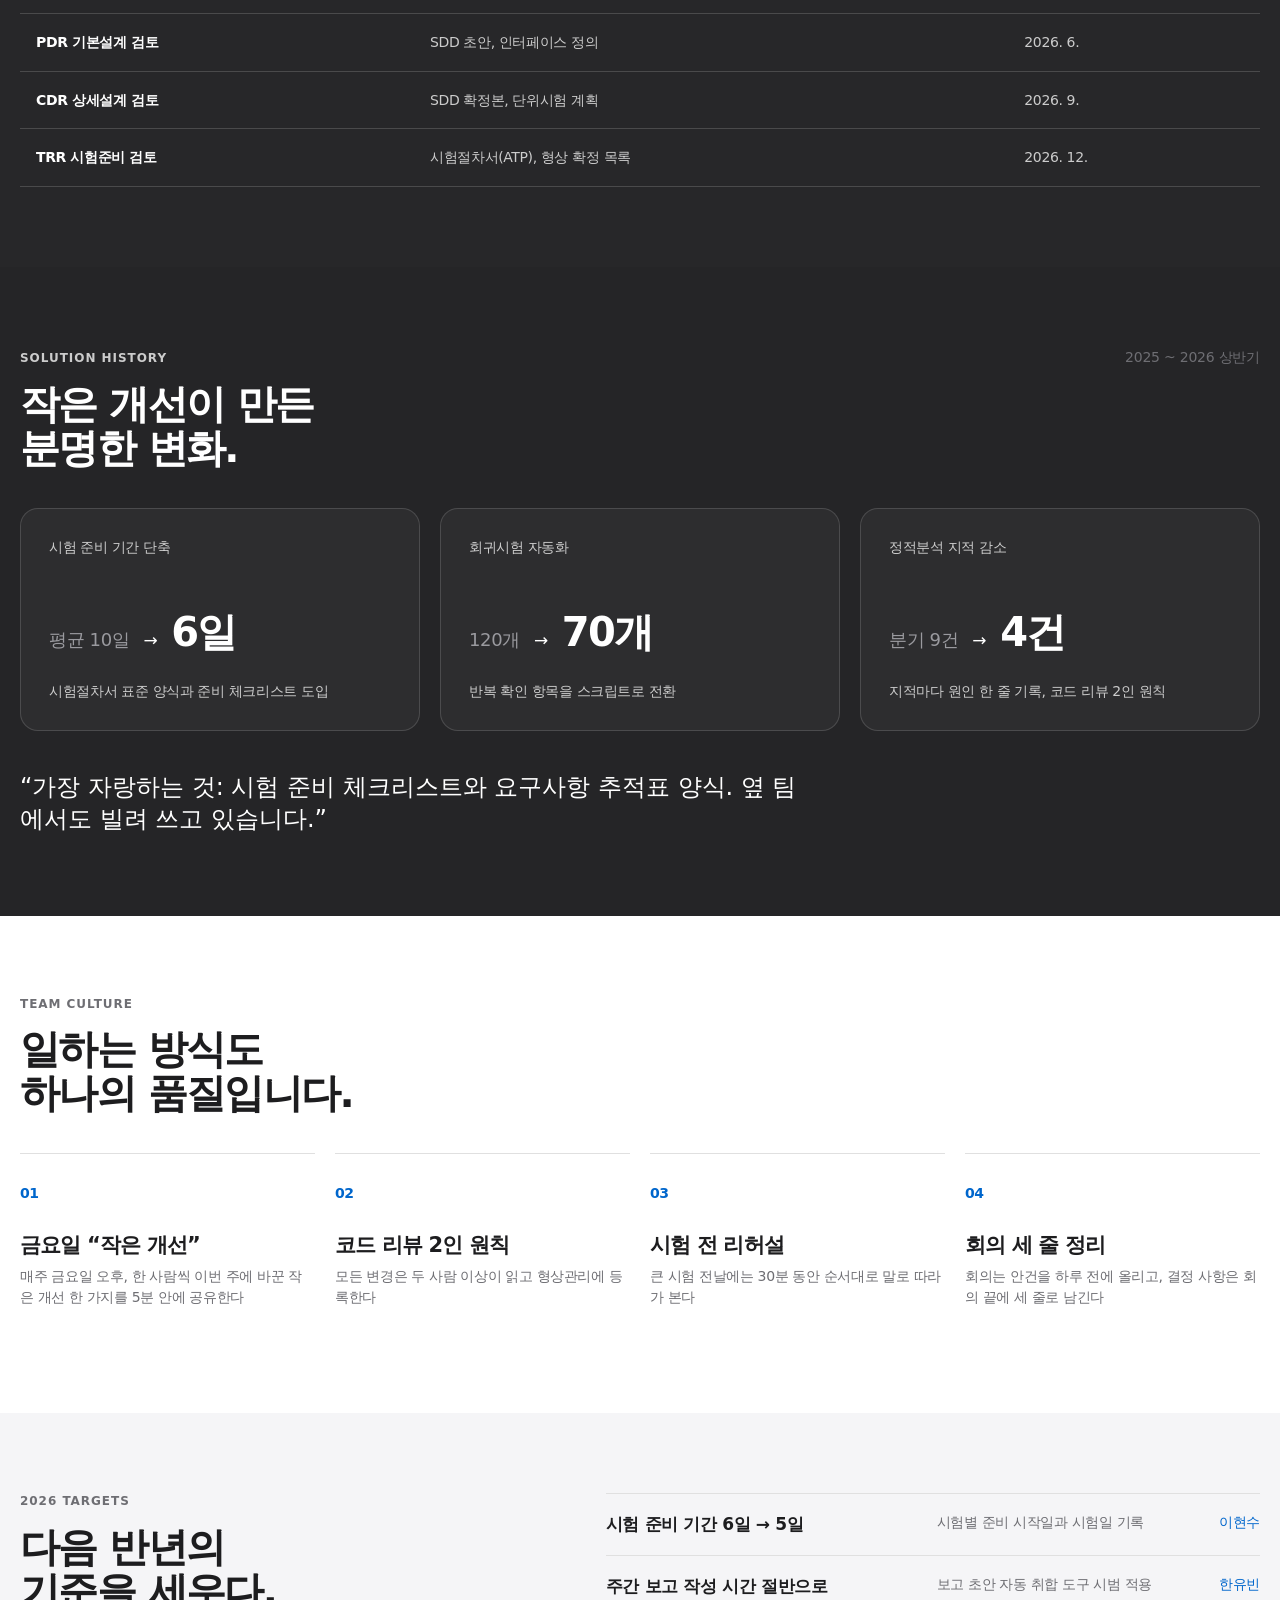
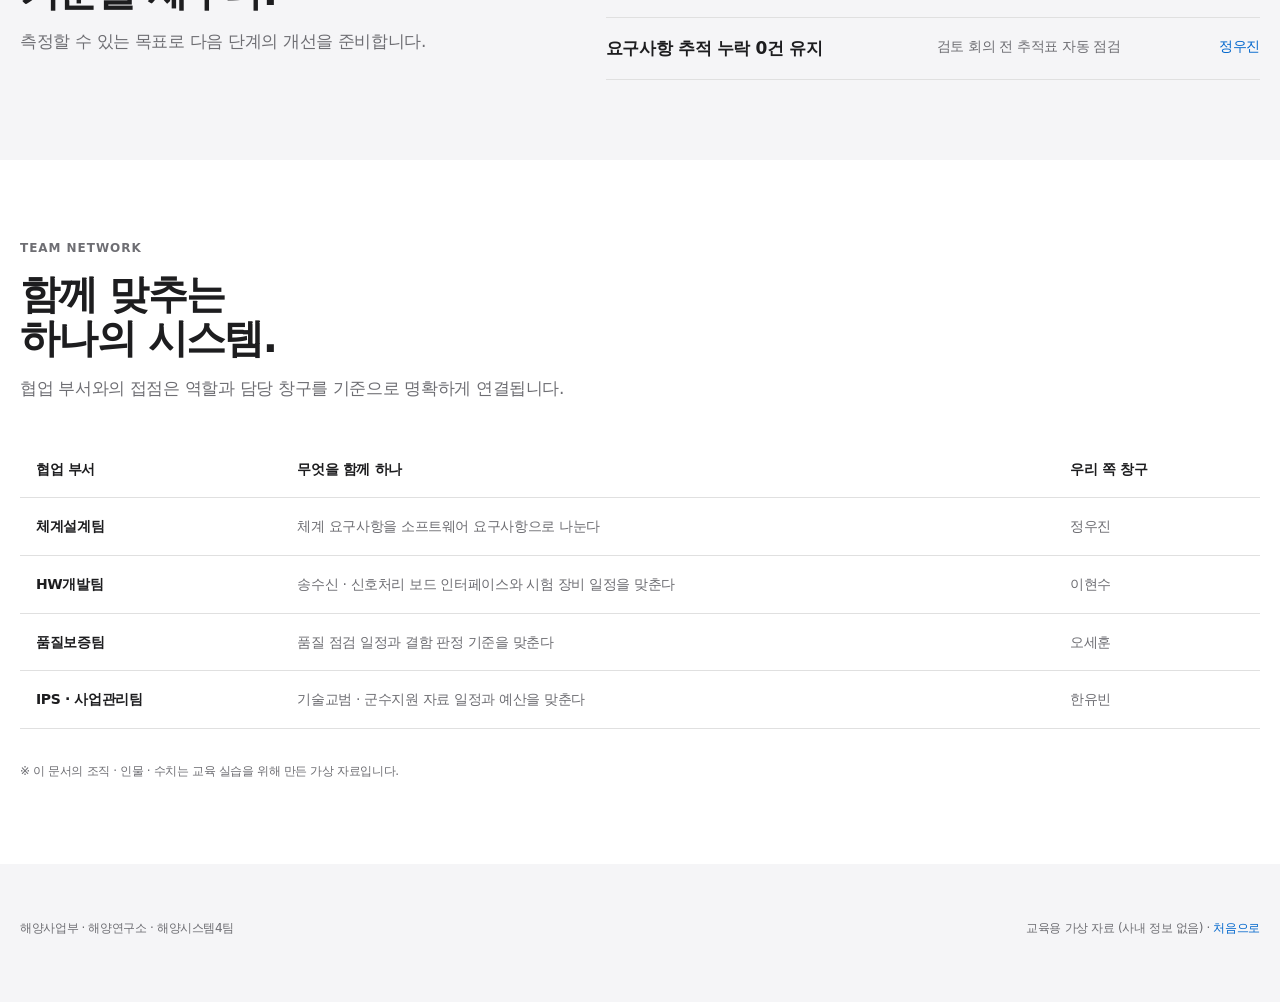
<file: index_v3.html>
<!doctype html>
<html lang="ko">
<head>
  <meta charset="utf-8">
  <meta name="viewport" content="width=device-width, initial-scale=1">
  <meta name="description" content="해양시스템4팀의 역할, 구성원, 업무, 성과와 2026년 하반기 목표를 소개합니다.">
  <title>해양시스템4팀 — 팀 소개서</title>
  <style>
    :root {
      color-scheme: light;
      --blue: #0066cc;
      --blue-focus: #0071e3;
      --blue-dark: #2997ff;
      --canvas: #fff;
      --parchment: #f5f5f7;
      --pearl: #fafafc;
      --tile-1: #272729;
      --tile-2: #2a2a2c;
      --tile-3: #252527;
      --black: #000;
      --ink: #1d1d1f;
      --muted: #6e6e73;
      --muted-dark: #cccccc;
      --hairline: #e0e0e0;
      --soft-line: rgba(0, 0, 0, .08);
      --product-shadow: rgba(0, 0, 0, .22) 3px 5px 30px;
      --display: "SF Pro Display", system-ui, -apple-system, BlinkMacSystemFont, "Segoe UI", sans-serif;
      --text: "SF Pro Text", system-ui, -apple-system, BlinkMacSystemFont, "Segoe UI", sans-serif;
      --section: clamp(56px, 8vw, 80px);
    }

    *, *::before, *::after { box-sizing: border-box; }
    html { scroll-behavior: smooth; }
    body { margin: 0; color: var(--ink); background: var(--parchment); font-family: var(--text); font-size: 17px; line-height: 1.47; letter-spacing: -.374px; }
    a { color: inherit; }
    button, a { -webkit-tap-highlight-color: transparent; }
    button:focus-visible, a:focus-visible { outline: 2px solid var(--blue-focus); outline-offset: 3px; }
    button { font: inherit; }
    h1, h2, h3, p { margin-top: 0; }
    h1, h2, h3 { font-family: var(--display); font-weight: 600; letter-spacing: -.04em; }
    h2 { margin-bottom: 16px; font-size: clamp(32px, 4vw, 40px); line-height: 1.1; }
    h3 { margin-bottom: 8px; font-size: 21px; line-height: 1.19; }
    ul, ol { margin-top: 0; }
    .sr-only { position: absolute; width: 1px; height: 1px; padding: 0; overflow: hidden; clip: rect(0, 0, 0, 0); white-space: nowrap; border: 0; }
    .skip-link { position: fixed; z-index: 100; top: 12px; left: 12px; padding: 8px 14px; border-radius: 8px; color: #fff; background: var(--ink); transform: translateY(-150%); transition: transform .2s ease; }
    .skip-link:focus { transform: translateY(0); }

    .global-nav { position: sticky; top: 0; z-index: 50; min-height: 44px; color: #fff; background: var(--black); }
    .global-nav__inner { display: flex; align-items: center; width: min(100% - 40px, 1440px); min-height: 44px; margin: 0 auto; }
    .brand-mark { display: inline-flex; align-items: center; gap: 8px; color: #fff; font-size: 12px; font-weight: 600; letter-spacing: -.12px; text-decoration: none; white-space: nowrap; }
    .brand-mark__icon { position: relative; display: grid; place-items: center; width: 20px; height: 20px; overflow: hidden; border: 1px solid rgba(255,255,255,.82); border-radius: 50%; font-size: 9px; font-weight: 600; }
    .brand-mark__icon::after { position: absolute; width: 5px; height: 5px; border: 1px solid #fff; border-radius: 50%; content: ""; }
    .brand-mark__icon::before { position: absolute; width: 16px; height: 1px; background: rgba(255,255,255,.7); content: ""; transform: rotate(-34deg); }
    .global-nav__links { display: flex; align-items: center; gap: clamp(16px, 2.1vw, 30px); margin: 0 auto; padding: 0; list-style: none; }
    .global-nav__links a, .global-nav__actions a { color: rgba(255,255,255,.84); font-size: 12px; letter-spacing: -.12px; text-decoration: none; transition: color .2s ease; }
    .global-nav__links a:hover, .global-nav__actions a:hover { color: #fff; }
    .global-nav__actions { display: flex; align-items: center; gap: 18px; margin-left: auto; }
    .bag-icon { display: inline-flex; align-items: center; gap: 5px; }
    .bag-icon::before { width: 10px; height: 9px; border: 1px solid currentColor; border-radius: 2px; content: ""; }
    .mobile-menu { display: none; margin-left: auto; padding: 8px; border: 0; color: #fff; background: transparent; cursor: pointer; }
    .mobile-menu span, .mobile-menu::before, .mobile-menu::after { display: block; width: 16px; height: 1px; margin: 3px 0; background: #fff; content: ""; }

    .sub-nav { position: sticky; top: 44px; z-index: 40; min-height: 52px; border-bottom: 1px solid rgba(0,0,0,.08); background: rgba(245,245,247,.82); backdrop-filter: saturate(180%) blur(20px); }
    .sub-nav__inner { display: flex; align-items: center; justify-content: space-between; width: min(100% - 40px, 1440px); min-height: 52px; margin: 0 auto; }
    .sub-nav__title { color: var(--ink); font-family: var(--display); font-size: 21px; font-weight: 600; letter-spacing: .231px; text-decoration: none; }
    .sub-nav__links { display: flex; align-items: center; gap: 24px; margin: 0; padding: 0; list-style: none; }
    .sub-nav__links a { color: var(--ink); font-size: 14px; letter-spacing: -.224px; text-decoration: none; }
    .sub-nav__links a:not(.button):hover { color: var(--blue); }
    .button { display: inline-flex; align-items: center; justify-content: center; min-height: 44px; padding: 11px 22px; border: 0; border-radius: 9999px; color: #fff; background: var(--blue); font-size: 17px; line-height: 1; text-decoration: none; cursor: pointer; transition: transform .12s ease, background .2s ease; }
    .button:hover { background: #005bb7; }
    .button:active { transform: scale(.95); }
    .button--small { min-height: 36px; padding: 9px 16px; font-size: 14px; letter-spacing: -.224px; }
    .button--ghost { color: var(--blue); background: transparent; border: 1px solid var(--blue); }
    .button--ghost:hover { color: #fff; background: var(--blue); }
    .button--light { color: var(--ink); background: #fff; }
    .button--light:hover { background: var(--pearl); }

    .tile { width: 100%; overflow: hidden; scroll-margin-top: 96px; }
    .tile__inner { width: min(100% - 40px, 1440px); margin: 0 auto; }
    .tile--light { color: var(--ink); background: var(--canvas); }
    .tile--parchment { color: var(--ink); background: var(--parchment); }
    .tile--dark { color: #fff; background: var(--tile-1); }
    .tile--dark-2 { color: #fff; background: var(--tile-2); }
    .tile--dark-3 { color: #fff; background: var(--tile-3); }
    .tile__pad { padding-top: var(--section); padding-bottom: var(--section); }
    .eyebrow { margin-bottom: 14px; color: var(--muted); font-size: 12px; font-weight: 600; letter-spacing: .08em; text-transform: uppercase; }
    .tile--dark .eyebrow, .tile--dark-2 .eyebrow, .tile--dark-3 .eyebrow { color: var(--muted-dark); }
    .lead { max-width: 650px; margin-bottom: 28px; font-size: 28px; line-height: 1.14; letter-spacing: .196px; }
    .body-copy { max-width: 680px; color: var(--muted); }
    .tile--dark .body-copy, .tile--dark-2 .body-copy, .tile--dark-3 .body-copy { color: var(--muted-dark); }
    .section-intro { margin-bottom: 40px; }
    .section-intro p:last-child { margin-bottom: 0; }

    .hero { position: relative; min-height: min(740px, calc(100vh - 96px)); display: grid; place-items: center; text-align: center; background: var(--canvas); }
    .hero__inner { position: relative; z-index: 1; display: flex; flex-direction: column; align-items: center; padding: 96px 0 72px; }
    .hero h1 { max-width: 920px; margin: 0 0 14px; font-size: clamp(42px, 6vw, 72px); line-height: 1.05; }
    .hero .hero__kicker { margin-bottom: 18px; color: var(--blue); font-size: 14px; font-weight: 600; letter-spacing: -.224px; }
    .hero .hero__subhead { margin-bottom: 28px; color: var(--muted); font-size: 21px; line-height: 1.19; }
    .hero__actions { display: flex; flex-wrap: wrap; justify-content: center; gap: 10px; }
    .radar-art { position: relative; width: min(560px, 82vw); aspect-ratio: 1.85; margin-top: 64px; border: 1px solid rgba(0,102,204,.08); border-radius: 50%; background: rgba(0,102,204,.04); box-shadow: var(--product-shadow); }
    .radar-art::before, .radar-art::after { position: absolute; inset: 10%; border: 1px solid rgba(0,102,204,.16); border-radius: 50%; content: ""; }
    .radar-art::after { inset: 24%; border-color: rgba(0,102,204,.28); }
    .radar-art__line { position: absolute; top: 50%; left: 50%; width: 46%; height: 1px; background: rgba(0,102,204,.75); transform-origin: left center; transform: rotate(-25deg); }
    .radar-art__dot { position: absolute; top: 30%; right: 21%; width: 8px; height: 8px; border-radius: 50%; background: var(--blue); }
    .hero__note { max-width: 460px; margin: 22px 0 0; color: var(--muted); font-size: 12px; line-height: 1.3; letter-spacing: -.12px; }

    .mission { text-align: center; }
    .mission .tile__inner { display: flex; flex-direction: column; align-items: center; }
    .mission h2 { max-width: 800px; color: #fff; }
    .mission .lead { max-width: 850px; color: #fff; }
    .mission__rule { width: 48px; height: 1px; margin: 0 auto 28px; background: var(--blue-dark); }
    .mission__meta { margin: 0; color: var(--muted-dark); font-size: 14px; }

    .overview-grid { display: grid; grid-template-columns: minmax(0, 1.15fr) minmax(280px, .85fr); gap: clamp(32px, 7vw, 96px); align-items: start; }
    .facts { display: grid; grid-template-columns: minmax(100px, .3fr) 1fr; gap: 0; margin: 0; border-top: 1px solid var(--hairline); }
    .facts dt, .facts dd { padding: 14px 0; border-bottom: 1px solid var(--hairline); }
    .facts dt { font-size: 14px; font-weight: 600; }
    .facts dd { margin: 0; color: var(--muted); }
    .timeline { margin: 0; padding: 0; list-style: none; border-top: 1px solid var(--hairline); }
    .timeline li { display: grid; grid-template-columns: 60px 1fr; gap: 20px; padding: 15px 0; border-bottom: 1px solid var(--hairline); color: var(--muted); }
    .timeline strong { color: var(--ink); font-weight: 600; }

    .structure { text-align: center; }
    .structure h2 { margin-bottom: 44px; }
    .org-chart { display: grid; grid-template-columns: repeat(3, 1fr); gap: 20px; margin: 0; padding: 0; list-style: none; text-align: left; }
    .org-chart > li { min-width: 0; padding: 28px; border: 1px solid rgba(255,255,255,.14); border-radius: 18px; background: rgba(255,255,255,.04); }
    .org-chart > li:first-child { grid-column: 1 / -1; text-align: center; }
    .org-chart strong { display: block; margin-bottom: 6px; color: #fff; font-size: 21px; }
    .org-chart span { color: var(--muted-dark); font-size: 14px; }
    .org-chart ul { display: grid; gap: 12px; margin: 22px 0 0; padding: 18px 0 0; border-top: 1px solid rgba(255,255,255,.14); list-style: none; }
    .org-chart li li { color: #fff; font-size: 16px; }
    .org-chart li li span { display: block; margin-top: 3px; font-size: 14px; }

    .members-head { display: flex; align-items: end; justify-content: space-between; gap: 24px; margin-bottom: 36px; }
    .members-head h2 { margin-bottom: 0; }
    .members-head p { max-width: 430px; margin: 0; color: var(--muted); font-size: 14px; }
    .member-grid { display: grid; grid-template-columns: repeat(4, minmax(0, 1fr)); gap: 20px; }
    .member-card { display: flex; min-height: 230px; flex-direction: column; justify-content: space-between; padding: 24px; border: 1px solid var(--hairline); border-radius: 18px; background: #fff; }
    .member-card__number { color: var(--blue); font-size: 12px; font-weight: 600; letter-spacing: .08em; }
    .member-card h3 { margin: 24px 0 4px; font-size: 22px; }
    .member-card__role { margin: 0; color: var(--muted); font-size: 14px; }
    .member-card__work { margin: 20px 0 0; color: var(--ink); font-size: 14px; line-height: 1.45; }
    .member-card__tenure { margin: 18px 0 0; color: var(--muted); font-size: 12px; }
    .member-card__tenure strong { color: var(--ink); font-size: 17px; }

    .table-wrap { overflow-x: auto; }
    .data-table { width: 100%; min-width: 720px; border-collapse: collapse; font-size: 14px; }
    .data-table caption { margin-bottom: 12px; color: var(--muted); text-align: left; font-size: 14px; }
    .data-table th, .data-table td { padding: 18px 16px; border-bottom: 1px solid var(--hairline); text-align: left; vertical-align: top; }
    .data-table th { color: var(--ink); font-weight: 600; }
    .data-table td { color: var(--muted); }
    .data-table td:first-child { color: var(--ink); font-weight: 600; }
    .data-table--dark th, .data-table--dark td { border-color: rgba(255,255,255,.16); }
    .data-table--dark th, .data-table--dark td:first-child { color: #fff; }
    .data-table--dark td { color: var(--muted-dark); }
    .data-table--dark th { background: rgba(255,255,255,.04); }

    .review-list { display: grid; grid-template-columns: repeat(4, 1fr); gap: 16px; margin: 0; padding: 0; list-style: none; }
    .review-card { min-height: 214px; padding: 24px; border-top: 1px solid rgba(255,255,255,.28); }
    .review-card__stage { color: var(--blue-dark); font-size: 14px; font-weight: 600; }
    .review-card h3 { margin-top: 34px; color: #fff; font-size: 20px; }
    .review-card p { margin-bottom: 0; color: var(--muted-dark); font-size: 14px; }
    .review-card__date { display: block; margin-top: 24px; color: #fff; font-size: 14px; }

    .section-title-row { display: flex; align-items: baseline; justify-content: space-between; gap: 20px; margin-bottom: 38px; }
    .section-title-row h2 { margin: 0; }
    .section-title-row small { color: var(--muted); font-size: 14px; font-weight: 400; letter-spacing: -.224px; }
    .metrics { display: grid; grid-template-columns: repeat(3, 1fr); gap: 20px; margin-bottom: 40px; }
    .metric { padding: 28px; border: 1px solid rgba(255,255,255,.14); border-radius: 18px; background: rgba(255,255,255,.04); }
    .metric__label { min-height: 42px; margin: 0 0 24px; color: var(--muted-dark); font-size: 14px; }
    .metric__numbers { display: flex; align-items: baseline; gap: 14px; margin-bottom: 20px; }
    .metric__before { color: #9a9a9f; font-size: 18px; }
    .metric__after { color: #fff; font-family: var(--display); font-size: 40px; font-weight: 600; letter-spacing: -.04em; }
    .metric__method { margin: 0; color: var(--muted-dark); font-size: 14px; line-height: 1.45; }
    .quote { max-width: 780px; margin: 0; color: #fff; font-family: var(--display); font-size: 24px; font-weight: 300; line-height: 1.35; letter-spacing: 0; }

    .culture-grid { display: grid; grid-template-columns: repeat(4, 1fr); gap: 20px; margin: 0; padding: 0; list-style: none; }
    .culture-card { padding: 26px 0; border-top: 1px solid var(--hairline); }
    .culture-card__number { color: var(--blue); font-size: 14px; font-weight: 600; }
    .culture-card h3 { margin-top: 28px; }
    .culture-card p { margin-bottom: 0; color: var(--muted); font-size: 14px; }
    .goals { display: grid; grid-template-columns: minmax(240px, .85fr) 1.15fr; gap: clamp(32px, 8vw, 120px); align-items: start; }
    .goal-list { margin: 0; padding: 0; list-style: none; border-top: 1px solid var(--hairline); }
    .goal-list li { display: grid; grid-template-columns: 1.2fr .9fr 70px; gap: 20px; padding: 18px 0; border-bottom: 1px solid var(--hairline); font-size: 14px; }
    .goal-list strong { font-size: 17px; font-weight: 600; }
    .goal-list span { color: var(--muted); }
    .goal-list .owner { color: var(--blue); text-align: right; }

    .collaboration .tile__inner { padding-bottom: 72px; }
    .collaboration__note { margin-top: 34px; color: var(--muted); font-size: 12px; }
    footer { padding: 56px 20px 64px; color: var(--muted); background: var(--parchment); font-size: 12px; }
    .footer__inner { display: flex; justify-content: space-between; gap: 24px; width: min(100%, 1440px); margin: 0 auto; }
    footer p { margin: 0; }
    footer a { color: var(--blue); text-decoration: none; }

    @media (max-width: 1068px) {
      .member-grid { grid-template-columns: repeat(3, minmax(0, 1fr)); }
      .review-list { grid-template-columns: repeat(2, 1fr); }
      .culture-grid { grid-template-columns: repeat(2, 1fr); }
    }
    @media (max-width: 833px) {
      .global-nav__inner, .sub-nav__inner, .tile__inner { width: min(100% - 32px, 680px); }
      .global-nav__links, .global-nav__actions a:not(.bag-icon) { display: none; }
      .global-nav__links.is-open { position: absolute; top: 44px; right: 0; left: 0; display: grid; gap: 0; margin: 0; padding: 8px 16px 14px; border-top: 1px solid rgba(255,255,255,.16); background: var(--black); }
      .global-nav__links.is-open li { border-bottom: 1px solid rgba(255,255,255,.12); }
      .global-nav__links.is-open a { display: block; padding: 14px 0; }
      .global-nav__actions { margin-left: auto; }
      .mobile-menu { display: block; order: -1; margin-left: 0; margin-right: 10px; }
      .sub-nav__links li:not(:last-child) { display: none; }
      .overview-grid, .goals { grid-template-columns: 1fr; gap: 48px; }
      .org-chart { grid-template-columns: 1fr; }
      .org-chart > li:first-child { grid-column: auto; }
      .member-grid { grid-template-columns: repeat(2, minmax(0, 1fr)); }
      .metrics { grid-template-columns: 1fr; }
      .goal-list li { grid-template-columns: 1fr 1fr; }
      .goal-list .owner { text-align: left; }
    }
    @media (max-width: 640px) {
      body { font-size: 17px; }
      .global-nav__inner, .sub-nav__inner, .tile__inner { width: calc(100% - 32px); }
      .sub-nav__links { gap: 0; }
      .sub-nav__links .button { min-height: 36px; padding: 9px 16px; }
      .hero { min-height: auto; }
      .hero__inner { padding: 64px 0 54px; }
      .hero h1 { font-size: 42px; }
      .hero .hero__subhead { font-size: 18px; }
      .radar-art { margin-top: 48px; }
      .lead { font-size: 24px; }
      .facts { display: block; }
      .facts dt { padding-bottom: 4px; border-bottom: 0; }
      .facts dd { padding-top: 0; }
      .members-head { display: block; }
      .members-head p { margin-top: 14px; }
      .member-grid, .review-list, .culture-grid { grid-template-columns: 1fr; }
      .member-card { min-height: 0; }
      .goal-list li { display: block; }
      .goal-list li > * { display: block; margin-bottom: 8px; }
      .goal-list .owner { margin-bottom: 0; }
      .footer__inner { display: block; }
      .footer__inner p + p { margin-top: 16px; }
    }
    @media (max-width: 419px) {
      .hero h1 { font-size: 34px; }
      .hero__actions { flex-direction: column; width: 100%; }
      .hero__actions .button { width: 100%; }
      .org-chart > li { padding: 22px; }
    }
    @media (prefers-reduced-motion: reduce) {
      html { scroll-behavior: auto; }
      *, *::before, *::after { transition-duration: .01ms !important; animation-duration: .01ms !important; }
    }
  </style>
</head>
<body>
  <a class="skip-link" href="#main-content">본문으로 건너뛰기</a>

  <nav class="global-nav" aria-label="전체 메뉴">
    <div class="global-nav__inner">
      <button class="mobile-menu" type="button" aria-label="메뉴 열기" aria-expanded="false" aria-controls="global-links"><span></span></button>
      <a class="brand-mark" href="#top" aria-label="해양시스템4팀 처음으로">
        <span class="brand-mark__icon" aria-hidden="true">4</span>
        <span>해양시스템4팀</span>
      </a>
      <ul class="global-nav__links" id="global-links">
        <li><a href="#overview">조직 개요</a></li>
        <li><a href="#organization">조직도</a></li>
        <li><a href="#members">구성원</a></li>
        <li><a href="#work">업무</a></li>
        <li><a href="#achievements">성과</a></li>
        <li><a href="#culture">문화</a></li>
        <li><a href="#goals">목표</a></li>
      </ul>
      <div class="global-nav__actions">
        <a href="#collaboration">협업</a>
        <a class="bag-icon" href="#footer">자료</a>
      </div>
    </div>
  </nav>

  <nav class="sub-nav" aria-label="팀 소개 메뉴">
    <div class="sub-nav__inner">
      <a class="sub-nav__title" href="#top">Team Profile</a>
      <ul class="sub-nav__links">
        <li><a href="#overview">Overview</a></li>
        <li><a href="#work">Work</a></li>
        <li><a href="#members">People</a></li>
        <li><a class="button button--small" href="#collaboration">협업 창구</a></li>
      </ul>
    </div>
  </nav>

  <header class="tile tile--light hero" id="top">
    <div class="tile__inner hero__inner">
      <p class="hero__kicker">해양사업부 · 해양연구소</p>
      <h1>해양시스템4팀</h1>
      <p class="hero__subhead">팀 소개서</p>
      <div class="hero__actions">
        <a class="button" href="#overview">팀 살펴보기</a>
        <a class="button button--ghost" href="#members">구성원 보기</a>
      </div>
      <div class="radar-art" role="img" aria-label="신호를 포착하는 레이다를 추상적으로 표현한 그래픽">
        <span class="radar-art__line"></span>
        <span class="radar-art__dot"></span>
      </div>
      <p class="hero__note">교육용 가상 자료 (사내 정보 없음)</p>
    </div>
  </header>

  <main id="main-content">
    <section class="tile tile--dark mission" aria-labelledby="mission-title">
      <div class="tile__inner tile__pad">
        <p class="eyebrow">Mission statement</p>
        <div class="mission__rule" aria-hidden="true"></div>
        <h2 id="mission-title">우리의 미션</h2>
        <p class="lead">레이다가 표적을 놓치지 않도록,<br>신호처리 소프트웨어를 규격과 일정 안에서 믿을 수 있게 만든다</p>
        <p class="mission__meta">신호처리 · 표적추적 소프트웨어</p>
      </div>
    </section>

    <section class="tile tile--parchment" id="overview" aria-labelledby="overview-title">
      <div class="tile__inner tile__pad">
        <div class="section-intro">
          <p class="eyebrow">Team overview</p>
          <h2 id="overview-title">팀은 선명하게,<br>일은 빈틈없이.</h2>
          <p class="body-copy">해양시스템4팀은 지상 감시레이다 A사업의 신호처리 · 표적추적 소프트웨어를 담당합니다. 적용 기준과 역할을 한눈에 확인할 수 있도록 팀의 기본 정보를 정리했습니다.</p>
        </div>
        <div class="overview-grid">
          <dl class="facts">
            <dt>소속</dt><dd>해양시스템4팀</dd>
            <dt>인원</dt><dd>8명 (팀장 1, SW개발파트 3, 시험평가파트 2, 품질 · 사업관리 2)</dd>
            <dt>담당 체계</dt><dd>지상 감시레이다 A사업의 신호처리 · 표적추적 소프트웨어 (가상 사업)</dd>
            <dt>고객</dt><dd>소요군 및 체계종합 담당 부서, 정부 품질보증 기관 (교육용 가상 설정)</dd>
            <dt>적용 기준</dt><dd>무기체계 소프트웨어 개발 및 관리 지침, 국방규격, 사내 품질경영 절차</dd>
            <dt>미션</dt><dd>레이다가 표적을 놓치지 않도록, 신호처리 소프트웨어를 규격과 일정 안에서 믿을 수 있게 만든다</dd>
          </dl>
          <div>
            <h3>연혁</h3>
            <ol class="timeline">
              <li><strong>2021</strong><span>레이다체계개발팀에서 SW 기능을 분리해 SW개발2팀 신설</span></li>
              <li><strong>2023</strong><span>시험평가파트 신설, 시험절차서(ATP) 표준 양식 도입</span></li>
              <li><strong>2025</strong><span>형상관리 도구 이관, 정적분석 기반 코드 점검 정례화</span></li>
              <li><strong>2026</strong><span>품질 · 사업관리 기능을 팀 안으로 통합 (현 8명 체제)</span></li>
            </ol>
          </div>
        </div>
      </div>
    </section>

    <section class="tile tile--dark-2 structure" id="organization" aria-labelledby="organization-title">
      <div class="tile__inner tile__pad">
        <p class="eyebrow">Team structure</p>
        <h2 id="organization-title">하나의 팀,<br>세 가지 전문성.</h2>
        <ul class="org-chart">
          <li>
            <strong>팀장 김우영</strong><span>수석연구원</span>
          </li>
          <li>
            <strong>SW개발파트</strong><span>신호처리 · 표적추적 소프트웨어</span>
            <ul><li>정우진 <span>책임연구원 · 파트장</span></li><li>김서윤 · 박지호 <span>선임 · 연구원</span></li></ul>
          </li>
          <li>
            <strong>시험평가파트</strong><span>통합시험 · 인수시험</span>
            <ul><li>이현수 <span>책임연구원 · 파트장</span></li><li>최다인 <span>선임연구원</span></li></ul>
          </li>
          <li>
            <strong>품질 · 사업관리</strong><span>품질 · 형상 · 일정 · 예산</span>
            <ul><li>오세훈 <span>책임연구원 (품질 · 형상관리)</span></li><li>한유빈 <span>선임연구원 (일정 · 예산)</span></li></ul>
          </li>
        </ul>
      </div>
    </section>

    <section class="tile tile--light" id="members" aria-labelledby="members-title">
      <div class="tile__inner tile__pad">
        <div class="members-head">
          <div><p class="eyebrow">Team members</p><h2 id="members-title">사람이 만드는<br>신뢰의 과정.</h2></div>
          <p>각자의 전문성이 연결되어 요구사항부터 시험과 품질까지 하나의 흐름을 완성합니다.</p>
        </div>
        <div class="member-grid">
          <article class="member-card"><div><span class="member-card__number">01 / TEAM LEAD</span><h3>김우영</h3><p class="member-card__role">수석연구원 · 팀장</p><p class="member-card__work">문서에 별도 기재 없음</p></div><p class="member-card__tenure">연차 <strong>—</strong></p></article>
          <article class="member-card"><div><span class="member-card__number">02 / SW</span><h3>정우진</h3><p class="member-card__role">책임연구원 · 파트장</p><p class="member-card__work">신호처리 SW 아키텍처 설계, SRS · SDD 검토, 코드 리뷰 총괄</p></div><p class="member-card__tenure">연차 <strong>14년</strong></p></article>
          <article class="member-card"><div><span class="member-card__number">03 / SW</span><h3>김서윤</h3><p class="member-card__role">선임연구원</p><p class="member-card__work">표적 탐지 · 필터 알고리즘 구현, 단위시험 작성</p></div><p class="member-card__tenure">연차 <strong>8년</strong></p></article>
          <article class="member-card"><div><span class="member-card__number">04 / SW</span><h3>박지호</h3><p class="member-card__role">연구원</p><p class="member-card__work">표적추적 모듈 구현, 정적분석 지적사항 조치</p></div><p class="member-card__tenure">연차 <strong>3년</strong></p></article>
          <article class="member-card"><div><span class="member-card__number">05 / TEST</span><h3>이현수</h3><p class="member-card__role">책임연구원 · 파트장</p><p class="member-card__work">시험 계획 수립, 통합시험 · 인수시험 절차서(ATP) 관리</p></div><p class="member-card__tenure">연차 <strong>13년</strong></p></article>
          <article class="member-card"><div><span class="member-card__number">06 / TEST</span><h3>최다인</h3><p class="member-card__role">선임연구원</p><p class="member-card__work">회귀시험 자동화, 시험 결과보고서 작성</p></div><p class="member-card__tenure">연차 <strong>7년</strong></p></article>
          <article class="member-card"><div><span class="member-card__number">07 / QUALITY</span><h3>오세훈</h3><p class="member-card__role">책임연구원</p><p class="member-card__work">형상관리, 결함 관리, 품질보증 점검 대응</p></div><p class="member-card__tenure">연차 <strong>12년</strong></p></article>
          <article class="member-card"><div><span class="member-card__number">08 / PM</span><h3>한유빈</h3><p class="member-card__role">선임연구원</p><p class="member-card__work">개발 일정 · 예산 관리, 회의 · 보고 취합</p></div><p class="member-card__tenure">연차 <strong>6년</strong></p></article>
        </div>
      </div>
    </section>

    <section class="tile tile--parchment" id="work" aria-labelledby="work-title">
      <div class="tile__inner tile__pad">
        <div class="section-intro"><p class="eyebrow">Contents system</p><h2 id="work-title">요구사항에서<br>결과물까지.</h2></div>
        <div class="table-wrap"><table class="data-table"><caption class="sr-only">파트별 주요 업무와 산출물</caption><thead><tr><th scope="col">파트</th><th scope="col">하는 일</th><th scope="col">주요 산출물</th></tr></thead><tbody><tr><td>SW개발</td><td>요구사항을 분석해 신호처리 · 표적추적 소프트웨어를 설계하고 구현한다</td><td>SRS(요구사항 명세서), SDD(설계기술서), 소스코드, 단위시험 결과</td></tr><tr><td>시험평가</td><td>요구 성능을 만족하는지 시험 계획을 세우고 통합 · 인수 시험을 수행한다</td><td>시험계획서, 시험절차서(ATP), 시험 결과보고서</td></tr><tr><td>품질 · 사업관리</td><td>형상과 결함을 추적하고, 개발 일정 · 예산 · 보고를 한곳에서 관리한다</td><td>형상관리 기록, 결함 목록, 일정표, 주간 · 월간 보고</td></tr></tbody></table></div>
      </div>
    </section>

    <section class="tile tile--dark" id="reviews" aria-labelledby="reviews-title">
      <div class="tile__inner tile__pad">
        <div class="section-intro"><p class="eyebrow">Development flow</p><h2 id="reviews-title">검토는 단계마다,<br>기준은 한결같이.</h2></div>
        <ol class="review-list">
          <li class="review-card"><span class="review-card__stage">01 / SRR</span><h3>요구사항 검토</h3><p>요구사항이 빠짐없이 정리됐는가</p><span class="review-card__date">2026. 3.</span></li>
          <li class="review-card"><span class="review-card__stage">02 / PDR</span><h3>기본설계 검토</h3><p>설계 방향이 요구사항을 만족하는가</p><span class="review-card__date">2026. 6.</span></li>
          <li class="review-card"><span class="review-card__stage">03 / CDR</span><h3>상세설계 검토</h3><p>구현 가능한 수준으로 설계가 확정됐는가</p><span class="review-card__date">2026. 9.</span></li>
          <li class="review-card"><span class="review-card__stage">04 / TRR</span><h3>시험준비 검토</h3><p>시험을 시작할 준비가 됐는가</p><span class="review-card__date">2026. 12.</span></li>
        </ol>
        <div class="table-wrap" style="margin-top: 36px"><table class="data-table data-table--dark"><caption class="sr-only">개발 단계별 산출물</caption><thead><tr><th scope="col">단계</th><th scope="col">우리 팀 산출물</th><th scope="col">시기(가상)</th></tr></thead><tbody><tr><td>SRR 요구사항 검토</td><td>SRS 초안, 요구사항 추적표</td><td>2026. 3.</td></tr><tr><td>PDR 기본설계 검토</td><td>SDD 초안, 인터페이스 정의</td><td>2026. 6.</td></tr><tr><td>CDR 상세설계 검토</td><td>SDD 확정본, 단위시험 계획</td><td>2026. 9.</td></tr><tr><td>TRR 시험준비 검토</td><td>시험절차서(ATP), 형상 확정 목록</td><td>2026. 12.</td></tr></tbody></table></div>
      </div>
    </section>

    <section class="tile tile--dark-3" id="achievements" aria-labelledby="achievements-title">
      <div class="tile__inner tile__pad">
        <div class="section-title-row"><div><p class="eyebrow">Solution history</p><h2 id="achievements-title">작은 개선이 만든<br>분명한 변화.</h2></div><small>2025 ~ 2026 상반기</small></div>
        <div class="metrics">
          <article class="metric"><p class="metric__label">시험 준비 기간 단축</p><div class="metric__numbers"><span class="metric__before">평균 10일</span><span aria-hidden="true">→</span><strong class="metric__after">6일</strong></div><p class="metric__method">시험절차서 표준 양식과 준비 체크리스트 도입</p></article>
          <article class="metric"><p class="metric__label">회귀시험 자동화</p><div class="metric__numbers"><span class="metric__before">120개</span><span aria-hidden="true">→</span><strong class="metric__after">70개</strong></div><p class="metric__method">반복 확인 항목을 스크립트로 전환</p></article>
          <article class="metric"><p class="metric__label">정적분석 지적 감소</p><div class="metric__numbers"><span class="metric__before">분기 9건</span><span aria-hidden="true">→</span><strong class="metric__after">4건</strong></div><p class="metric__method">지적마다 원인 한 줄 기록, 코드 리뷰 2인 원칙</p></article>
        </div>
        <p class="quote">“가장 자랑하는 것: 시험 준비 체크리스트와 요구사항 추적표 양식. 옆 팀에서도 빌려 쓰고 있습니다.”</p>
      </div>
    </section>

    <section class="tile tile--light" id="culture" aria-labelledby="culture-title">
      <div class="tile__inner tile__pad">
        <div class="section-title-row"><div><p class="eyebrow">Team culture</p><h2 id="culture-title">일하는 방식도<br>하나의 품질입니다.</h2></div></div>
        <ul class="culture-grid">
          <li class="culture-card"><span class="culture-card__number">01</span><h3>금요일 “작은 개선”</h3><p>매주 금요일 오후, 한 사람씩 이번 주에 바꾼 작은 개선 한 가지를 5분 안에 공유한다</p></li>
          <li class="culture-card"><span class="culture-card__number">02</span><h3>코드 리뷰 2인 원칙</h3><p>모든 변경은 두 사람 이상이 읽고 형상관리에 등록한다</p></li>
          <li class="culture-card"><span class="culture-card__number">03</span><h3>시험 전 리허설</h3><p>큰 시험 전날에는 30분 동안 순서대로 말로 따라가 본다</p></li>
          <li class="culture-card"><span class="culture-card__number">04</span><h3>회의 세 줄 정리</h3><p>회의는 안건을 하루 전에 올리고, 결정 사항은 회의 끝에 세 줄로 남긴다</p></li>
        </ul>
      </div>
    </section>

    <section class="tile tile--parchment" id="goals" aria-labelledby="goals-title">
      <div class="tile__inner tile__pad">
        <div class="goals"><div><p class="eyebrow">2026 targets</p><h2 id="goals-title">다음 반년의<br>기준을 세우다.</h2><p class="body-copy">측정할 수 있는 목표로 다음 단계의 개선을 준비합니다.</p></div><ol class="goal-list"><li><strong>시험 준비 기간 6일 → 5일</strong><span>시험별 준비 시작일과 시험일 기록</span><span class="owner">이현수</span></li><li><strong>주간 보고 작성 시간 절반으로</strong><span>보고 초안 자동 취합 도구 시범 적용</span><span class="owner">한유빈</span></li><li><strong>요구사항 추적 누락 0건 유지</strong><span>검토 회의 전 추적표 자동 점검</span><span class="owner">정우진</span></li></ol></div>
      </div>
    </section>

    <section class="tile tile--light collaboration" id="collaboration" aria-labelledby="collaboration-title">
      <div class="tile__inner tile__pad">
        <div class="section-intro"><p class="eyebrow">Team network</p><h2 id="collaboration-title">함께 맞추는<br>하나의 시스템.</h2><p class="body-copy">협업 부서와의 접점은 역할과 담당 창구를 기준으로 명확하게 연결됩니다.</p></div>
        <div class="table-wrap"><table class="data-table"><caption class="sr-only">협업 부서와 협업 내용</caption><thead><tr><th scope="col">협업 부서</th><th scope="col">무엇을 함께 하나</th><th scope="col">우리 쪽 창구</th></tr></thead><tbody><tr><td>체계설계팀</td><td>체계 요구사항을 소프트웨어 요구사항으로 나눈다</td><td>정우진</td></tr><tr><td>HW개발팀</td><td>송수신 · 신호처리 보드 인터페이스와 시험 장비 일정을 맞춘다</td><td>이현수</td></tr><tr><td>품질보증팀</td><td>품질 점검 일정과 결함 판정 기준을 맞춘다</td><td>오세훈</td></tr><tr><td>IPS · 사업관리팀</td><td>기술교범 · 군수지원 자료 일정과 예산을 맞춘다</td><td>한유빈</td></tr></tbody></table></div>
        <p class="collaboration__note">※ 이 문서의 조직 · 인물 · 수치는 교육 실습을 위해 만든 가상 자료입니다.</p>
      </div>
    </section>
  </main>

  <footer id="footer">
    <div class="footer__inner"><p>해양사업부 · 해양연구소 · 해양시스템4팀</p><p>교육용 가상 자료 (사내 정보 없음) · <a href="#top">처음으로</a></p></div>
  </footer>

  <script>
    const menu = document.querySelector('.mobile-menu');
    const links = document.querySelector('#global-links');
    menu?.addEventListener('click', () => {
      const expanded = menu.getAttribute('aria-expanded') === 'true';
      menu.setAttribute('aria-expanded', String(!expanded));
      links?.classList.toggle('is-open', !expanded);
    });
    links?.querySelectorAll('a').forEach((link) => link.addEventListener('click', () => {
      menu?.setAttribute('aria-expanded', 'false');
      links.classList.remove('is-open');
    }));
  </script>
</body>
</html>
</file>
<file: styles.css>
:root {
  color-scheme: dark;
  --bg: #0d0b0a;
  --panel: rgba(30, 24, 20, 0.78);
  --panel-solid: #1b1512;
  --line: rgba(255, 190, 146, 0.16);
  --line-strong: rgba(255, 190, 146, 0.32);
  --text: #fff8f2;
  --muted: #b09b90;
  --brand-orange: #f37321;
  --yellow: #ffb347;
  --pink: #ff9561;
  --purple: #f28c38;
  --orange: #ff681f;
  --blue: #ffc15a;
  --red: #e85a2a;
  --shadow: 0 24px 70px rgba(0, 0, 0, 0.45);
}

* { box-sizing: border-box; }

html { min-width: 320px; background: var(--bg); }

body {
  margin: 0;
  min-height: 100vh;
  color: var(--text);
  font-family: "Space Grotesk", system-ui, sans-serif;
  background:
    radial-gradient(circle at 13% 2%, rgba(255, 103, 31, 0.2), transparent 30rem),
    radial-gradient(circle at 92% 82%, rgba(255, 160, 72, 0.1), transparent 32rem),
    var(--bg);
}

body::before {
  position: fixed;
  inset: 0;
  z-index: -1;
  pointer-events: none;
  content: "";
  opacity: 0.18;
  background-image: linear-gradient(rgba(255, 255, 255, 0.035) 1px, transparent 1px), linear-gradient(90deg, rgba(255, 255, 255, 0.035) 1px, transparent 1px);
  background-size: 48px 48px;
  mask-image: linear-gradient(to bottom, black, transparent 85%);
}

button { font: inherit; }
button:focus-visible, a:focus-visible { outline: 2px solid var(--brand-orange); outline-offset: 4px; }

.app-shell { width: min(1440px, calc(100% - 96px)); margin: 0 auto; padding: 32px 0 24px; }

.topbar, .footer-bar, .topbar-actions, .play-header, .section-heading, .stat-row, .key-row, .side-actions { display: flex; align-items: center; }

.topbar { justify-content: space-between; padding-bottom: 30px; }
.brand { display: inline-flex; align-items: center; gap: 12px; color: var(--text); text-decoration: none; }
.brand > span:last-child { display: grid; line-height: 0.9; }
.brand strong { font-size: 16px; letter-spacing: 0.21em; font-weight: 700; }
.brand em { margin-top: 6px; color: var(--brand-orange); font-size: 10px; font-style: normal; letter-spacing: 0.36em; }
.brand-mark { display: grid; grid-template-columns: repeat(2, 8px); grid-template-rows: repeat(2, 8px); gap: 3px; transform: rotate(-12deg); }
.brand-mark i { display: block; border-radius: 2px; background: var(--brand-orange); box-shadow: 0 0 12px rgba(255, 122, 24, 0.5); }
.brand-mark i:nth-child(2) { background: var(--purple); box-shadow: 0 0 12px rgba(168, 139, 255, 0.5); }
.brand-mark i:nth-child(3) { background: var(--yellow); box-shadow: 0 0 12px rgba(249, 206, 88, 0.5); }
.brand-mark i:nth-child(4) { background: var(--pink); box-shadow: 0 0 12px rgba(239, 131, 188, 0.5); }
.topbar-actions { gap: 24px; }
.live-pill { color: var(--muted); font: 500 10px "DM Mono", monospace; letter-spacing: 0.16em; }
.live-dot { display: inline-block; width: 6px; height: 6px; margin-right: 7px; border-radius: 50%; background: var(--brand-orange); box-shadow: 0 0 10px var(--brand-orange); animation: pulse 2.4s infinite; }
.icon-button { width: 38px; height: 38px; border: 1px solid var(--line); border-radius: 50%; color: var(--muted); background: rgba(255, 255, 255, 0.025); cursor: pointer; font-size: 13px; letter-spacing: -0.16em; transition: 180ms ease; }
.icon-button:hover { color: var(--brand-orange); border-color: rgba(255, 122, 24, 0.45); background: rgba(255, 122, 24, 0.08); }

.game-layout { display: grid; grid-template-columns: minmax(0, 1fr) 350px; gap: clamp(64px, 7vw, 108px); align-items: start; }
.play-column { min-width: 0; }
.play-header { justify-content: space-between; width: min(100%, 620px); margin: 4px auto 18px; }
.eyebrow, .section-index, .footer-bar, .hint-text, .key-row small { color: var(--muted); font: 500 10px "DM Mono", monospace; letter-spacing: 0.16em; }
.eyebrow { margin: 0 0 12px; }
.play-header h1 { margin: 0; font-size: clamp(28px, 4vw, 40px); letter-spacing: -0.06em; line-height: 0.94; font-weight: 500; }
.play-header h1 span { color: var(--brand-orange); }
.level-badge { display: grid; justify-items: center; width: 58px; height: 58px; padding-top: 9px; border: 1px solid rgba(255, 122, 24, 0.32); border-radius: 50%; background: rgba(255, 122, 24, 0.06); box-shadow: inset 0 0 22px rgba(255, 122, 24, 0.04); }
.level-badge span { color: var(--brand-orange); font: 500 9px "DM Mono", monospace; letter-spacing: 0.08em; }
.level-badge strong { font: 500 20px "DM Mono", monospace; line-height: 1; }

.board-frame { position: relative; width: min(100%, 620px); margin: 0 auto; padding: 11px; border: 1px solid rgba(255, 173, 108, 0.34); border-radius: 16px; background: linear-gradient(145deg, rgba(54, 31, 19, 0.94), rgba(12, 9, 8, 0.98)); box-shadow: 0 0 0 1px rgba(0, 0, 0, 0.25), 0 28px 80px rgba(0, 0, 0, 0.5), 0 0 55px rgba(255, 103, 31, 0.09); }
.board-frame::before { position: absolute; inset: 7px; z-index: 2; border: 1px solid rgba(255, 255, 255, 0.06); border-radius: 9px; pointer-events: none; content: ""; }
.board-glow { position: absolute; inset: 20% 22%; z-index: 0; border-radius: 50%; background: rgba(255, 103, 31, 0.16); filter: blur(55px); pointer-events: none; }
.board { position: relative; z-index: 1; display: grid; grid-template-columns: repeat(10, 1fr); grid-template-rows: repeat(20, 1fr); aspect-ratio: 1 / 2; overflow: hidden; border-radius: 7px; background: rgba(5, 8, 18, 0.96); box-shadow: inset 0 0 35px rgba(0, 0, 0, 0.62); }
.board::after { position: absolute; inset: 0; pointer-events: none; content: ""; background: linear-gradient(110deg, rgba(255, 255, 255, 0.045), transparent 22%, transparent 78%, rgba(255, 255, 255, 0.025)); }
.cell { position: relative; margin: 1px; border: 1px solid rgba(255, 255, 255, 0.03); border-radius: 2px; background: rgba(126, 151, 199, 0.035); }
.cell::after { position: absolute; top: 1px; right: 2px; left: 2px; height: 2px; border-radius: 2px; background: rgba(255, 255, 255, 0.2); content: ""; opacity: 0.45; }
.cell.ghost { border: 1px dashed rgba(255, 255, 255, 0.16); background: transparent; }
.cell.filled { border-color: rgba(255, 255, 255, 0.18); box-shadow: inset 0 -3px 5px rgba(0, 0, 0, 0.18), 0 0 8px color-mix(in srgb, var(--piece-color) 35%, transparent); background: var(--piece-color); }
.cell.filled::after { background: rgba(255, 255, 255, 0.44); }
.cell.cyan { --piece-color: var(--brand-orange); }
.cell.yellow { --piece-color: var(--yellow); }
.cell.pink { --piece-color: var(--pink); }
.cell.purple { --piece-color: var(--purple); }
.cell.orange { --piece-color: var(--orange); }
.cell.blue { --piece-color: var(--blue); }
.cell.red { --piece-color: var(--red); }

.board-overlay { position: absolute; inset: 9px; z-index: 3; display: grid; place-items: center; border-radius: 7px; background: rgba(7, 10, 21, 0.78); backdrop-filter: blur(3px); transition: opacity 220ms ease, visibility 220ms ease; }
.board-overlay.is-hidden { visibility: hidden; opacity: 0; pointer-events: none; }
.overlay-card { width: min(80%, 280px); text-align: center; }
.overlay-kicker { color: var(--brand-orange); font: 500 9px "DM Mono", monospace; letter-spacing: 0.14em; }
.overlay-card h2 { margin: 15px 0 12px; font-size: clamp(29px, 5vw, 40px); line-height: 0.92; letter-spacing: -0.075em; font-weight: 500; }
.overlay-card h2 span { color: var(--brand-orange); }
.overlay-card p { margin: 0 auto 25px; color: var(--muted); font-size: 12px; line-height: 1.6; }
.primary-button, .secondary-button { border: 0; cursor: pointer; transition: transform 180ms ease, background 180ms ease, box-shadow 180ms ease; }
.primary-button { padding: 13px 19px; border-radius: 5px; color: #071218; background: var(--brand-orange); box-shadow: 0 10px 25px rgba(255, 122, 24, 0.18); font-size: 12px; font-weight: 700; }
.primary-button span { display: inline-block; margin-left: 14px; font-size: 17px; vertical-align: -1px; }
.primary-button:hover { transform: translateY(-2px); background: #ffb066; box-shadow: 0 13px 30px rgba(255, 122, 24, 0.28); }

.mobile-controls { display: none; }
.side-panel { padding-top: 46px; }
.panel-section { border-top: 1px solid var(--line); padding: 23px 0 26px; }
.section-heading { gap: 15px; margin-bottom: 20px; }
.section-index { color: var(--brand-orange); font-size: 9px; }
.section-heading h2 { margin: 0; color: #c8cee4; font-size: 11px; letter-spacing: 0.13em; font-weight: 600; }
.next-piece { display: grid; grid-template-columns: repeat(4, 22px); grid-template-rows: repeat(4, 22px); place-content: center; width: 100%; height: 142px; border: 1px solid var(--line); border-radius: 8px; background: linear-gradient(135deg, rgba(255, 255, 255, 0.04), rgba(255, 255, 255, 0.01)); }
.next-piece .cell { margin: 1px; }
.hint-text { margin: 15px 0 0; font-size: 10px; line-height: 1.7; letter-spacing: 0.04em; }
.stats-section { padding-bottom: 30px; }
.stat-list { display: grid; gap: 19px; }
.stat-row { justify-content: space-between; color: var(--muted); font: 500 10px "DM Mono", monospace; letter-spacing: 0.14em; }
.stat-row strong { color: #dfe4fa; font: 500 17px "DM Mono", monospace; letter-spacing: 0.04em; }
.stat-row--score strong { color: var(--brand-orange); font-size: 24px; text-shadow: 0 0 18px rgba(255, 122, 24, 0.2); }
.controls-section { padding-bottom: 24px; }
.key-guide { display: grid; gap: 13px; }
.key-row { gap: 9px; }
.key-row small { margin-left: auto; font-size: 9px; }
.key-cap { display: grid; place-items: center; min-width: 28px; height: 25px; padding: 0 7px; border: 1px solid var(--line-strong); border-radius: 4px; color: #c8cee4; background: rgba(255, 255, 255, 0.035); font: 500 12px "DM Mono", monospace; box-shadow: 0 2px 0 rgba(255, 255, 255, 0.04); }
.key-cap--wide { min-width: 42px; font-size: 10px; }
.side-actions { justify-content: space-between; gap: 10px; padding-top: 6px; }
.secondary-button { padding: 10px 13px; border: 1px solid var(--line-strong); border-radius: 5px; color: #bbc4e1; background: rgba(255, 255, 255, 0.035); font-size: 11px; }
.secondary-button:hover { border-color: rgba(255, 122, 24, 0.45); color: var(--brand-orange); background: rgba(255, 122, 24, 0.07); }
.button-icon { margin-right: 8px; color: var(--brand-orange); font-weight: 700; }
.text-button { border: 0; color: var(--muted); background: none; cursor: pointer; font-size: 11px; }
.text-button span { margin-left: 6px; color: var(--brand-orange); font-size: 16px; }
.text-button:hover { color: var(--text); }
.footer-bar { justify-content: center; gap: 17px; margin-top: 34px; font-size: 9px; }
.footer-line { width: 40px; height: 1px; background: var(--line-strong); }

.is-paused .board { filter: saturate(0.65); }
.is-paused .board-overlay { visibility: visible; opacity: 1; }
.cell.line-clear { animation: clear-cell 260ms ease forwards; }

@keyframes pulse { 0%, 100% { opacity: 0.55; } 50% { opacity: 1; } }
@keyframes clear-cell { 0% { transform: scale(1); opacity: 1; } 100% { transform: scale(0.2); opacity: 0; } }

@media (max-width: 780px) {
  .app-shell { width: min(100% - 32px, 540px); padding-top: 22px; }
  .topbar { padding-bottom: 24px; }
  .live-pill { display: none; }
  .game-layout { display: block; }
  .side-panel { display: grid; grid-template-columns: 1fr 1fr; column-gap: 18px; padding-top: 28px; }
  .next-section, .stats-section { border-top: 1px solid var(--line); }
  .controls-section { display: none; }
  .side-actions { grid-column: 1 / -1; padding-top: 18px; }
  .mobile-controls { display: grid; grid-template-columns: repeat(4, 1fr); gap: 8px; width: min(100%, 510px); margin: 12px auto 0; }
  .control-button { min-height: 42px; border: 1px solid var(--line-strong); border-radius: 6px; color: #dfe4fa; background: rgba(255, 255, 255, 0.045); cursor: pointer; font-size: 20px; }
  .control-button:active { color: var(--bg); background: var(--brand-orange); }
  .control-button--rotate { color: var(--brand-orange); }
  .control-button--wide { grid-column: 1 / -1; min-height: 32px; color: var(--muted); font: 500 10px "DM Mono", monospace; letter-spacing: 0.15em; }
}

@media (max-width: 420px) {
  .app-shell { width: min(100% - 22px, 360px); }
  .topbar { padding-bottom: 19px; }
  .play-header h1 { font-size: 29px; }
  .level-badge { width: 50px; height: 50px; }
  .board-frame { padding: 7px; border-radius: 11px; }
  .board-overlay { inset: 7px; }
  .panel-section { padding-top: 18px; padding-bottom: 20px; }
  .next-piece { height: 118px; }
  .next-piece { grid-template-columns: repeat(4, 19px); grid-template-rows: repeat(4, 19px); }
  .stat-row--score strong { font-size: 20px; }
}
</file>
